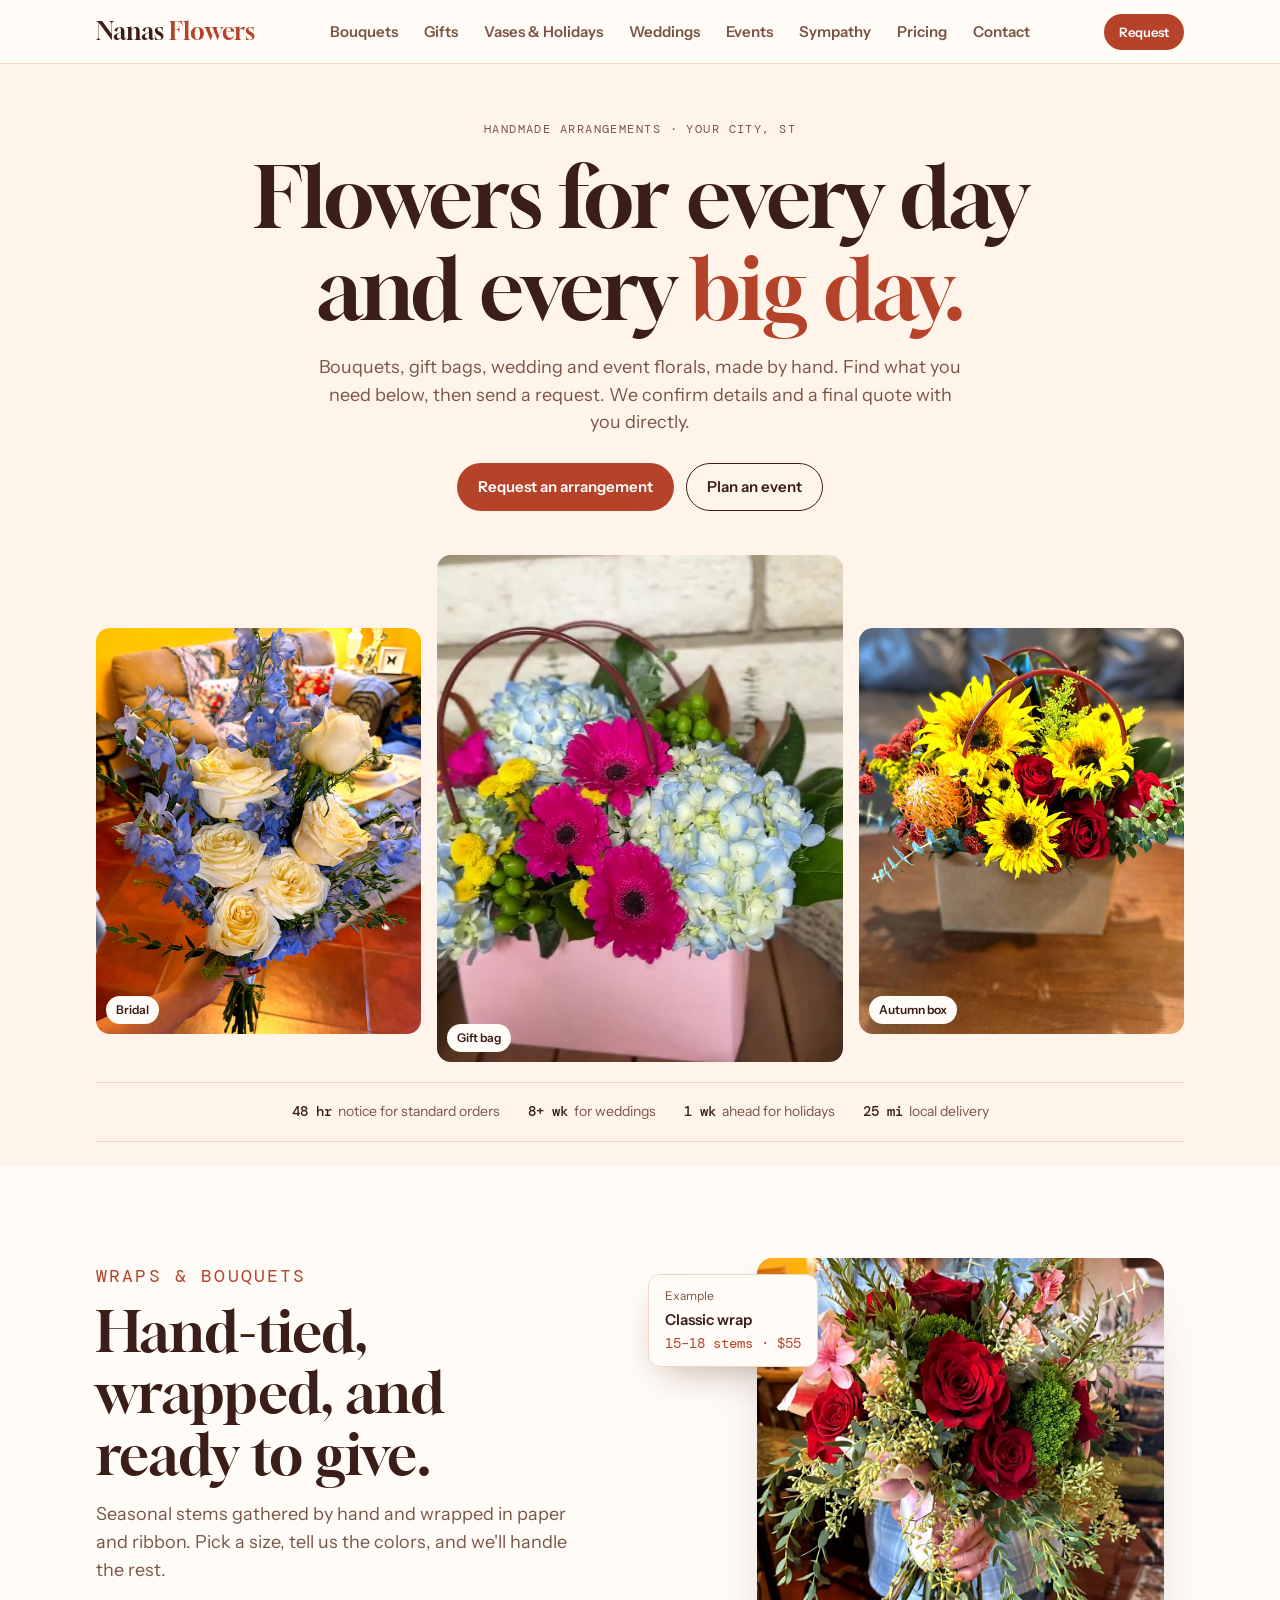
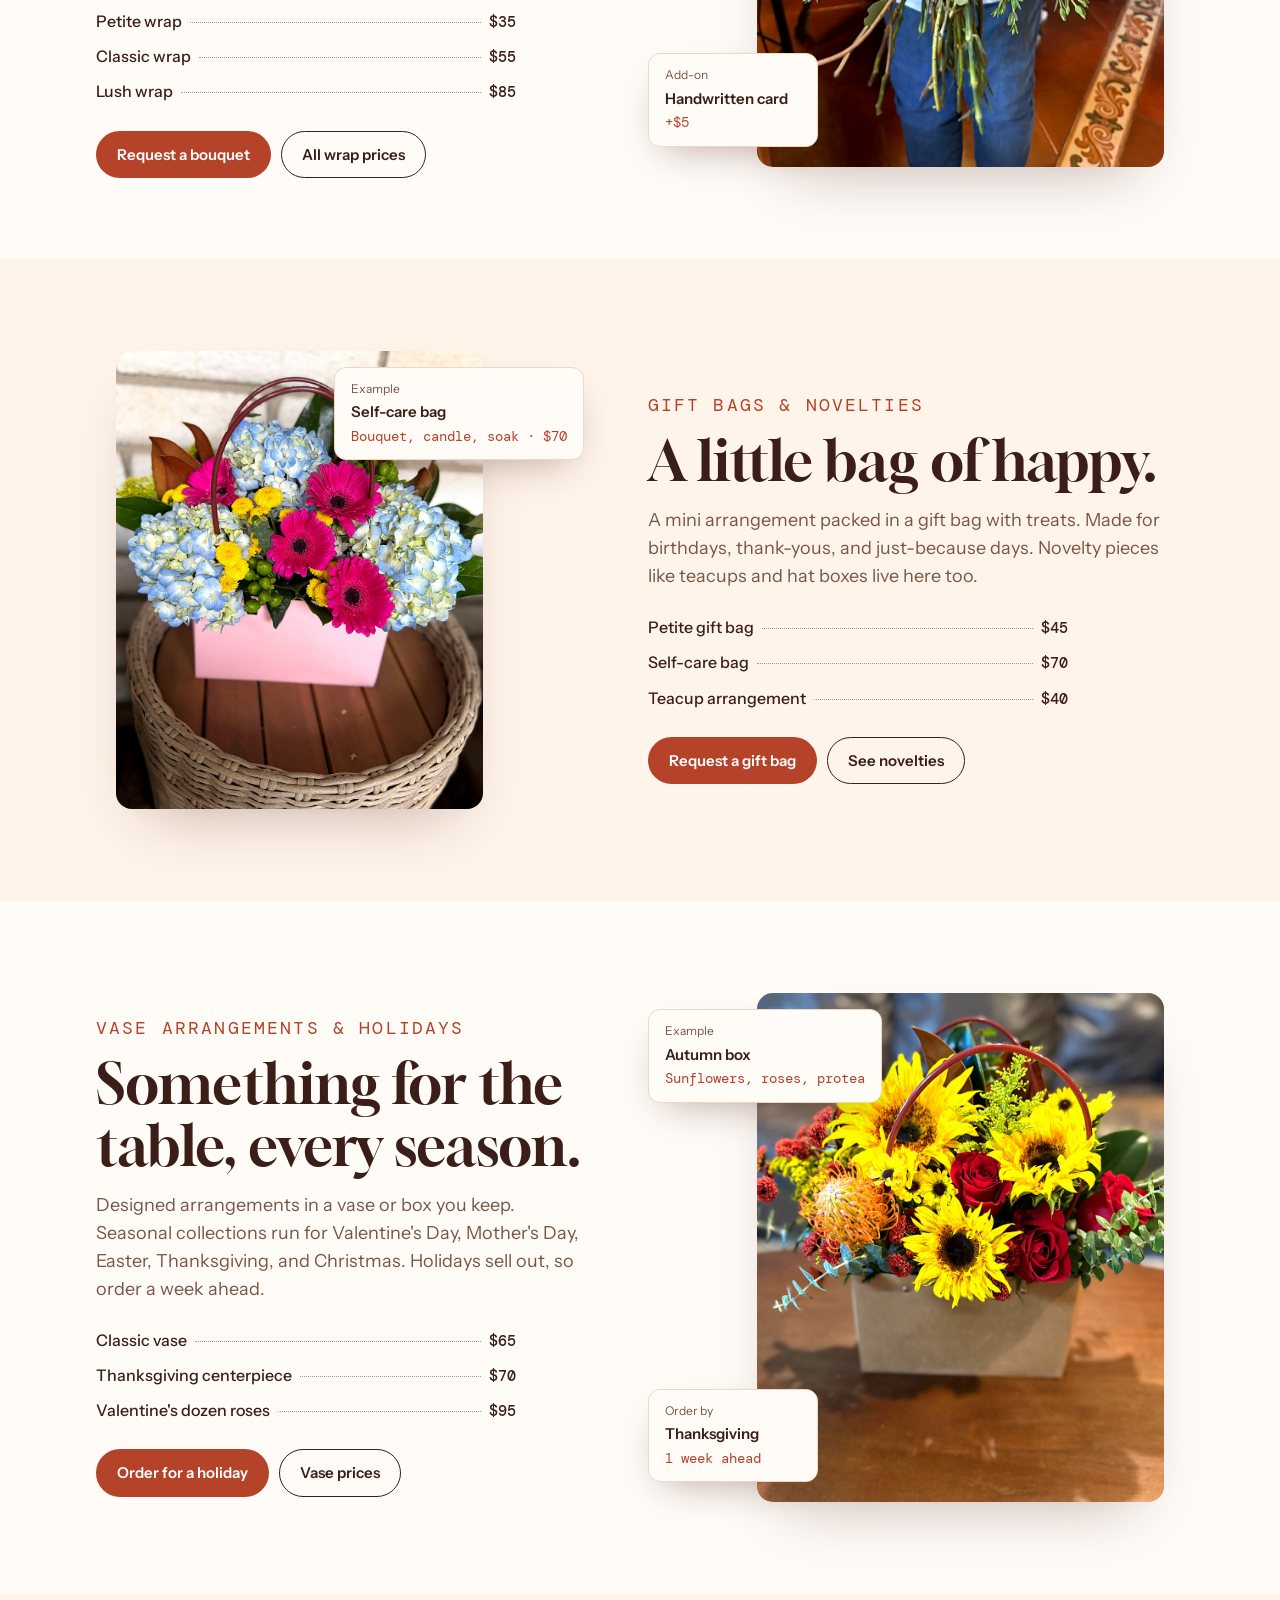
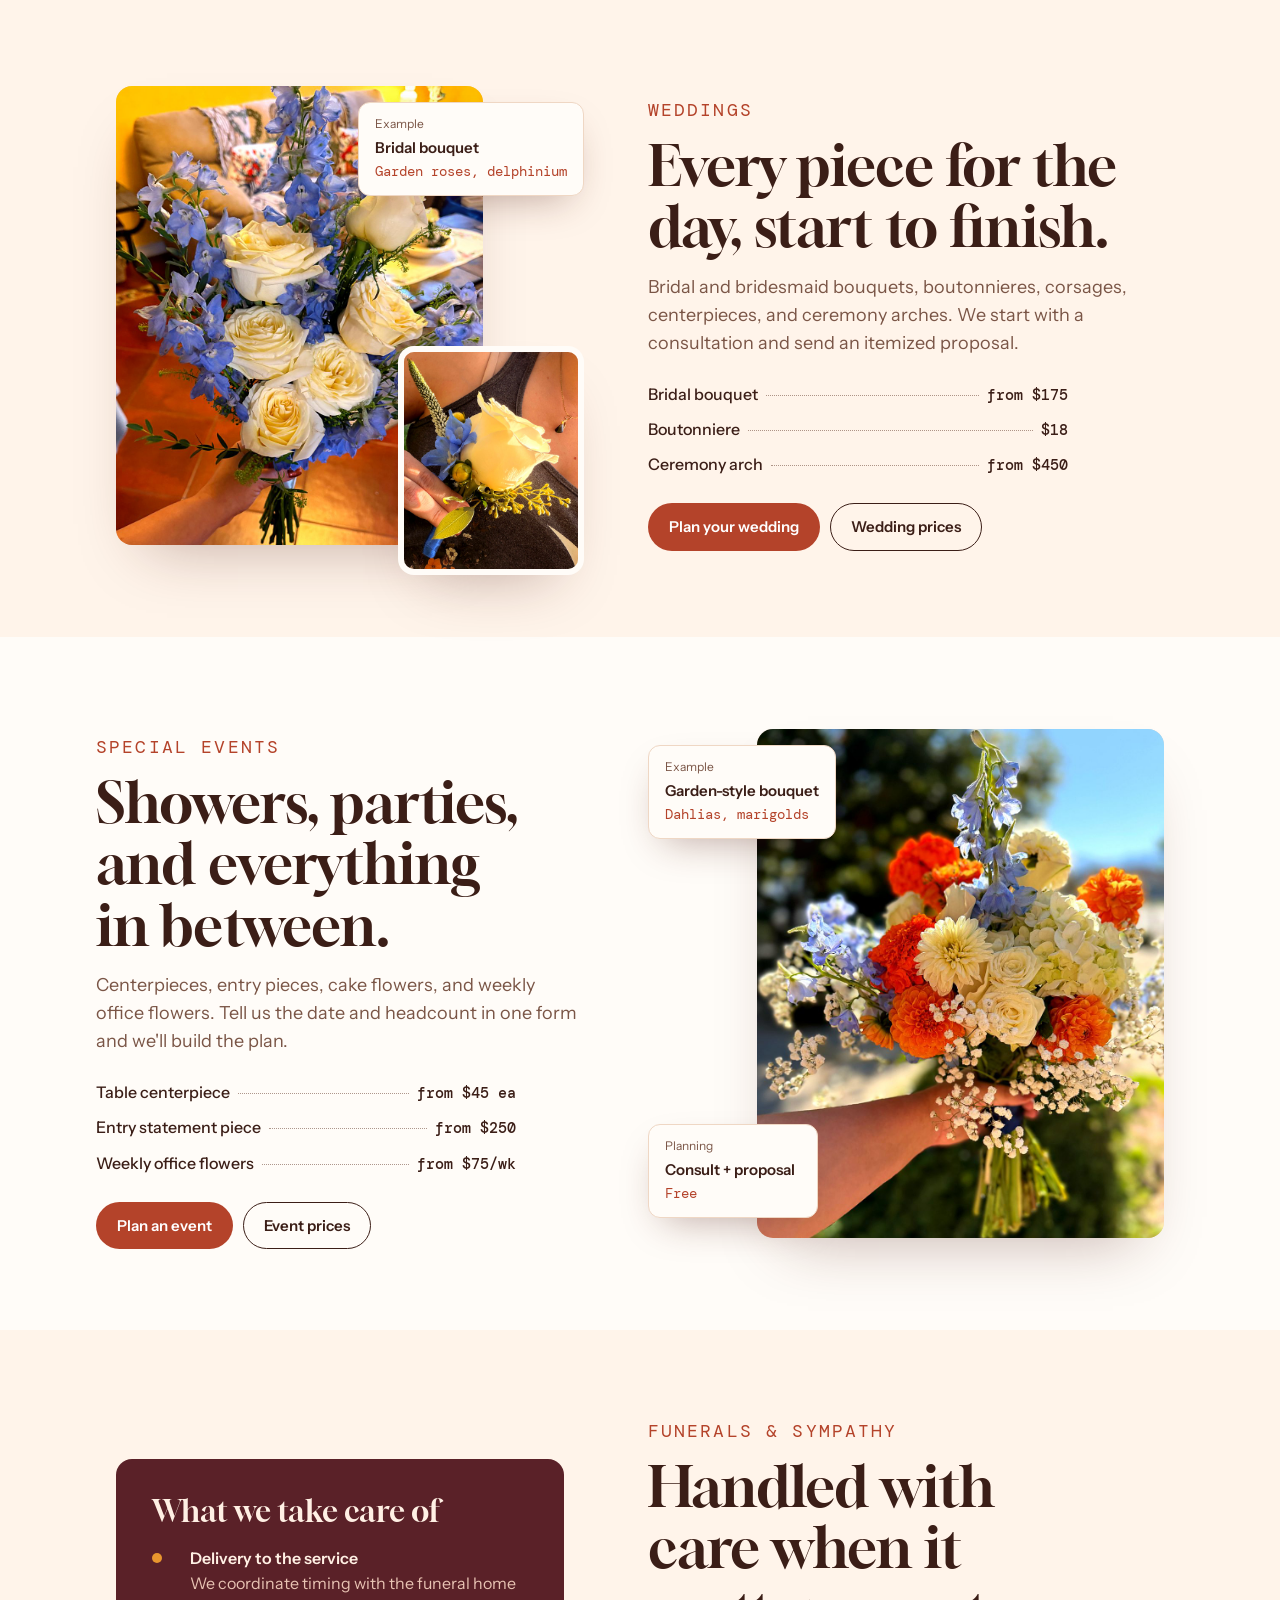
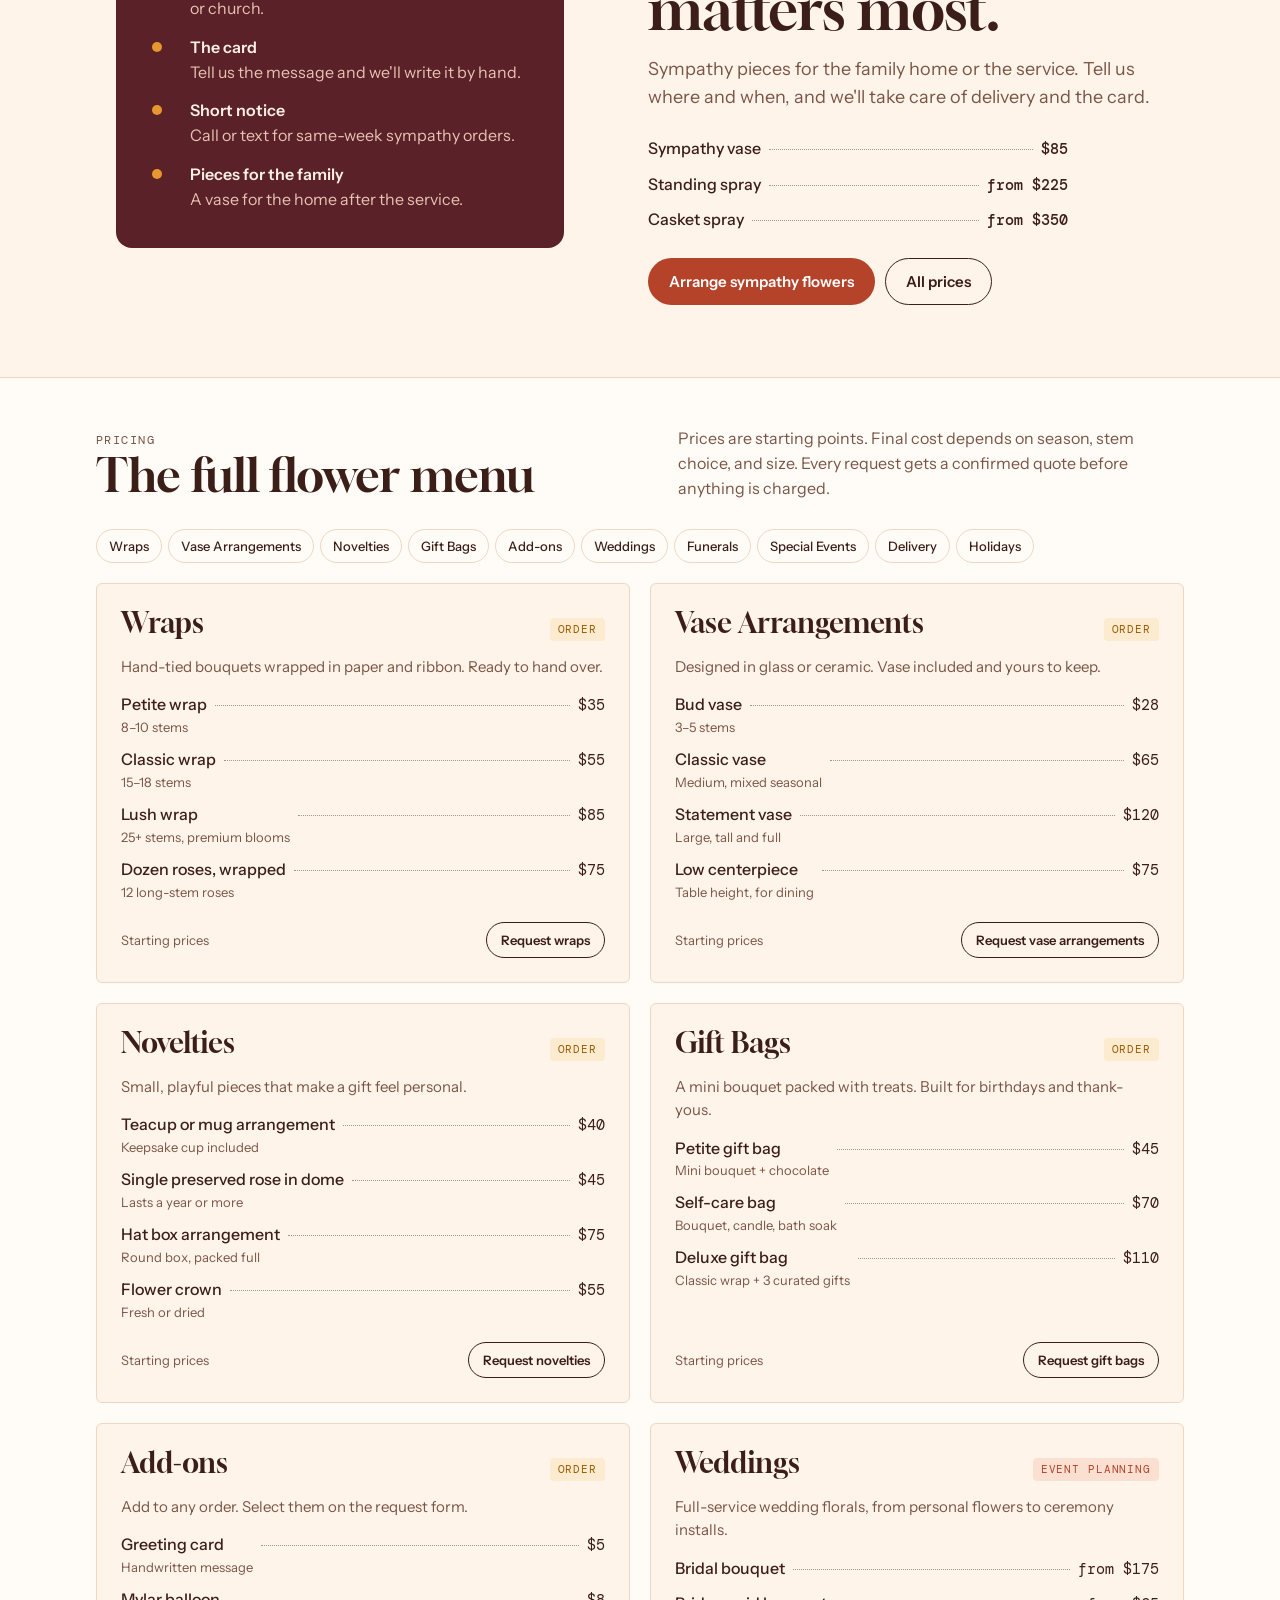
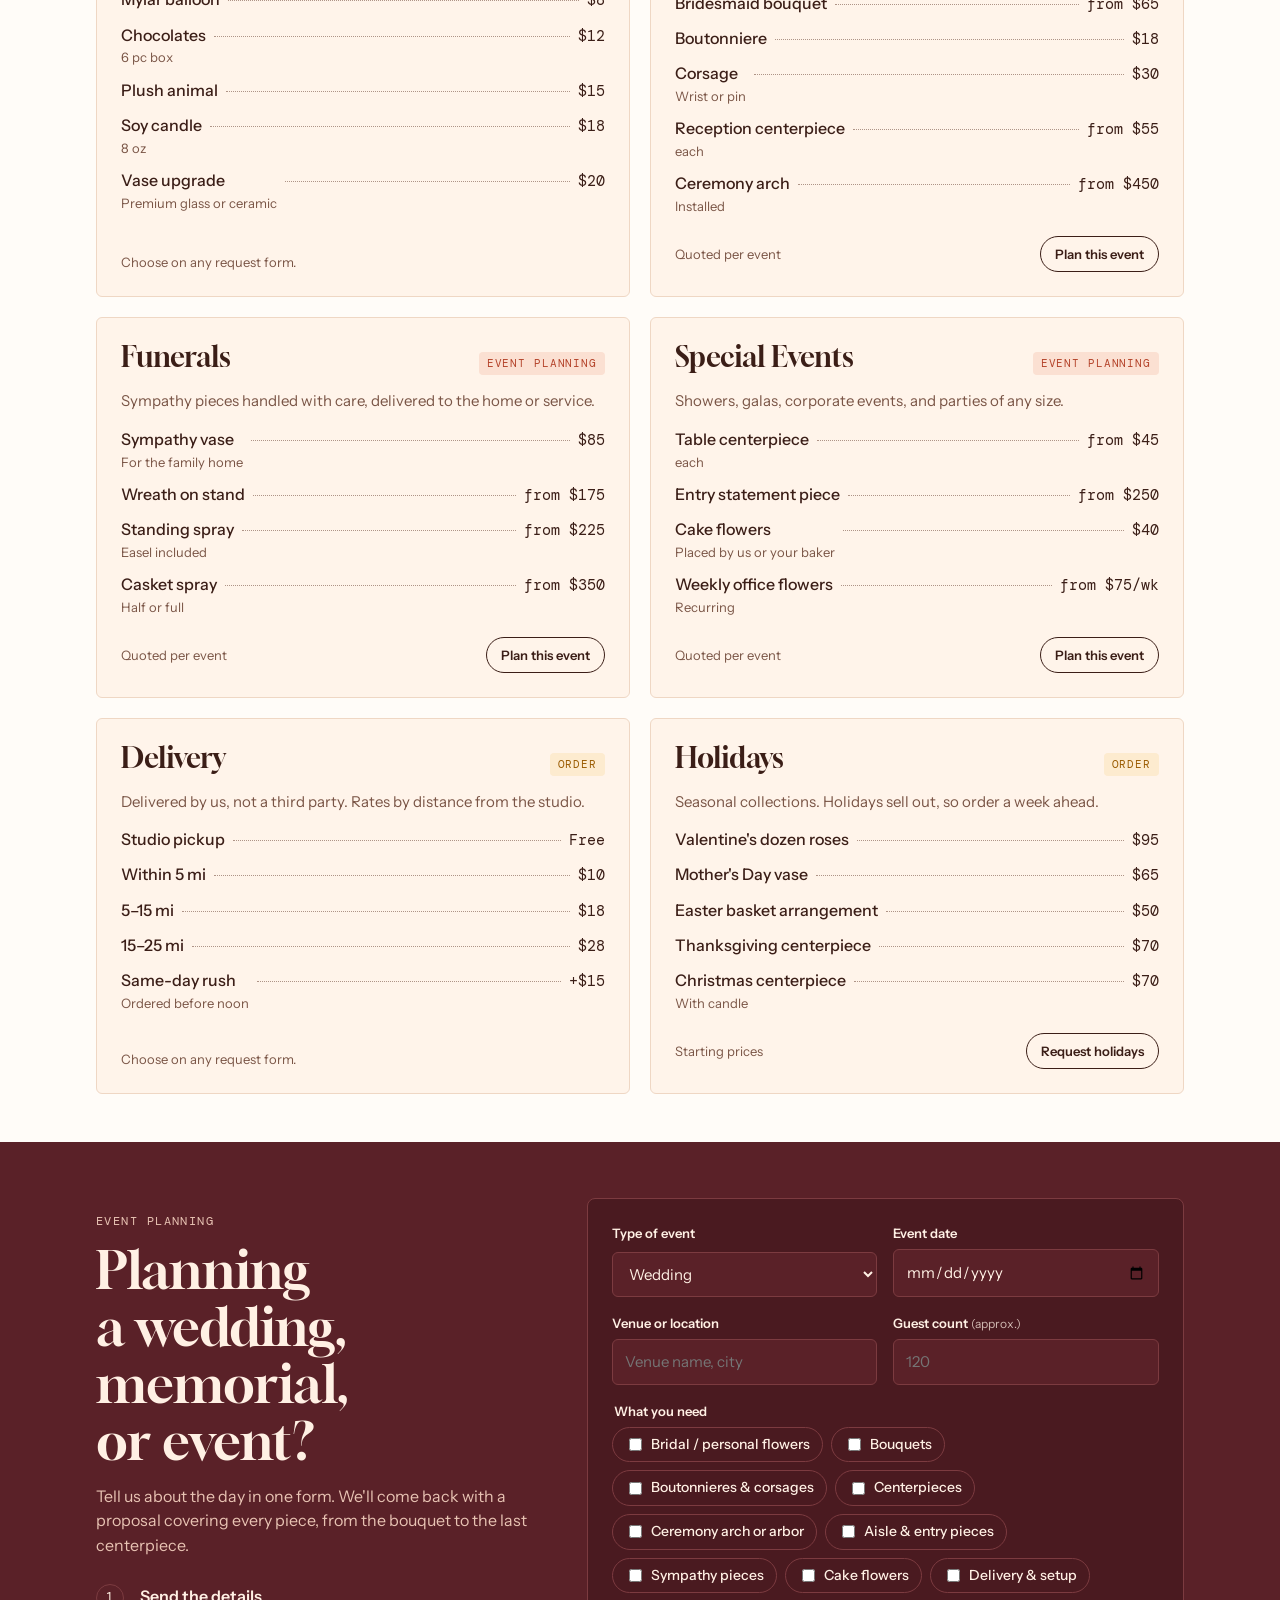
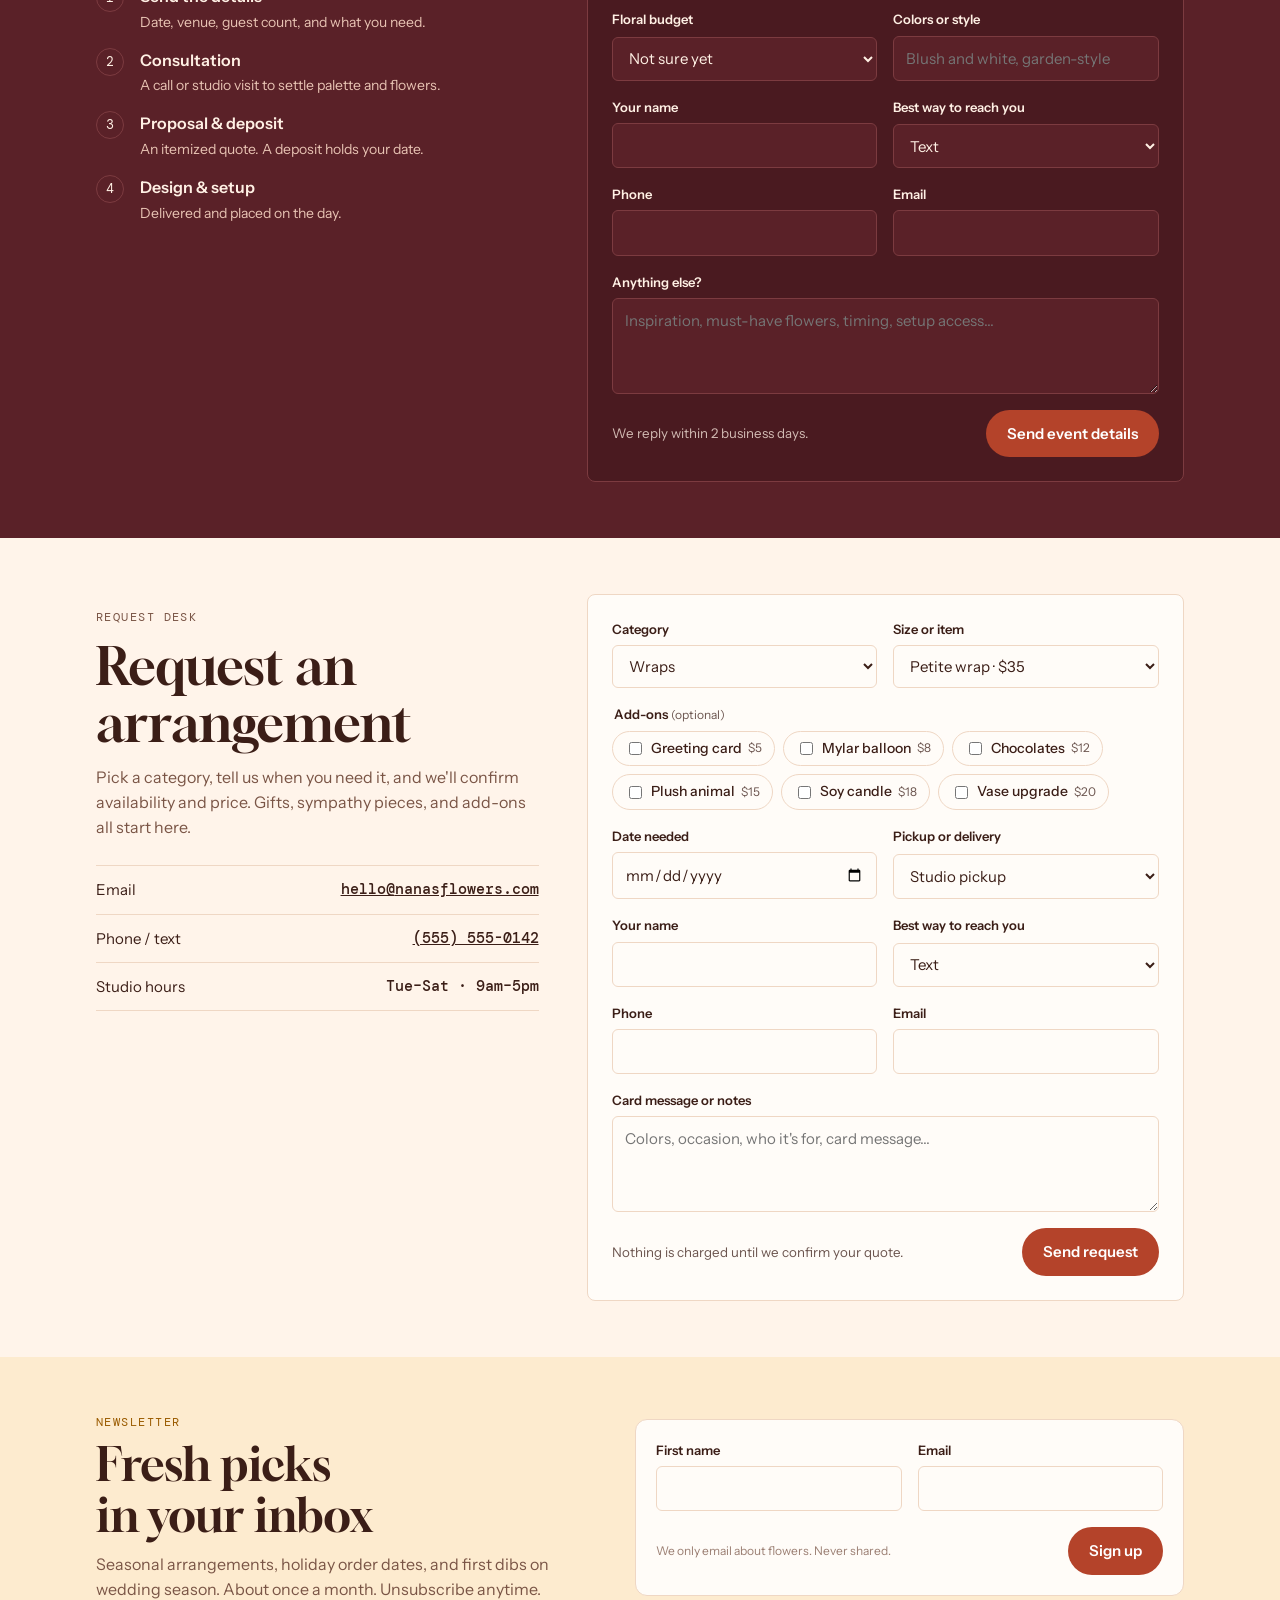
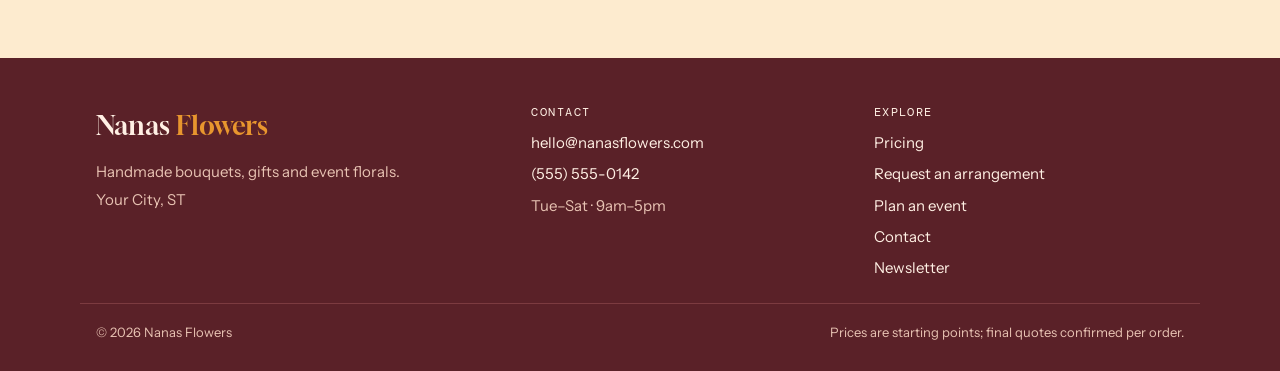
<file: index.html>
<!doctype html>
<html lang="en">
<head>
<meta charset="utf-8">
<meta name="viewport" content="width=device-width, initial-scale=1, viewport-fit=cover">
<title>Nanas Flowers</title>
<meta name="description" content="Nanas Flowers: handmade bouquets, gift bags, vase arrangements, and wedding, event and sympathy florals. See pricing and request an arrangement.">
<meta property="og:title" content="Nanas Flowers">
<meta property="og:description" content="Handmade bouquets, gifts, and event florals. See pricing and send a request.">
<meta property="og:image" content="garden-bouquet.jpg">
<meta name="theme-color" content="#FFF4EA">
<link rel="icon" href="data:image/svg+xml,%3Csvg xmlns='http://www.w3.org/2000/svg' viewBox='0 0 32 32'%3E%3Ccircle cx='16' cy='16' r='15' fill='%23B4432A'/%3E%3Ctext x='16' y='22' font-size='16' text-anchor='middle' fill='%23fff' font-family='Georgia'%3EN%3C/text%3E%3C/svg%3E">
<link rel="preconnect" href="https://fonts.googleapis.com">
<link rel="preconnect" href="https://fonts.gstatic.com" crossorigin>
<link rel="stylesheet" href="https://fonts.googleapis.com/css2?family=Gloock&family=Instrument+Sans:wght@400;500;600;700&family=DM+Mono:wght@400;500&display=swap">
<link rel="stylesheet" href="style.css">
</head>
<body>
<header class="top">
  <div class="wrap bar">
    <a class="brand" href="#top">Nanas <span>Flowers</span></a>
    <nav class="titles" id="titles" aria-label="Sections">
      <a href="#bouquets">Bouquets</a>
      <a href="#gifts">Gifts</a>
      <a href="#vases">Vases &amp; Holidays</a>
      <a href="#weddings">Weddings</a>
      <a href="#special">Events</a>
      <a href="#sympathy">Sympathy</a>
      <a href="#pricing">Pricing</a>
      <a href="contact.html">Contact</a>
    </nav>
    <div class="bar-actions">
      <a class="btn btn-primary btn-small" href="#request">Request</a>
    </div>
  </div>
</header>

<main id="site-view">
  <section class="hero" id="top">
    <div class="wrap">
      <p class="eyebrow">Handmade arrangements · <span data-site="city">Your City, ST</span></p>
      <h1>Flowers for every day and every <em>big day.</em></h1>
      <p class="lede">Bouquets, gift bags, wedding and event florals, made by hand. Find what you need below, then send a request. We confirm details and a final quote with you directly.</p>
      <div class="ctas">
        <a class="btn btn-primary" href="#request">Request an arrangement</a>
        <a class="btn btn-ghost" href="#plan">Plan an event</a>
      </div>
      <div class="showcase">
        <figure><img src="bridal-blue-white.jpg" alt="Bridal bouquet of white garden roses and blue delphinium" width="960" height="1200"><figcaption>Bridal</figcaption></figure>
        <figure><video src="hero-loop.mp4" poster="hero-poster.jpg" autoplay muted loop playsinline aria-label="Gift bag arrangement with blue hydrangea and pink gerbera daisies"></video><figcaption>Gift bag</figcaption></figure>
        <figure><img src="vase-sunflowers.jpg" alt="Autumn arrangement of sunflowers, red roses and protea" width="960" height="1200"><figcaption>Autumn box</figcaption></figure>
      </div>
      <div class="strip" aria-label="Ordering details">
        <div><b>48 hr</b>notice for standard orders</div>
        <div><b>8+ wk</b>for weddings</div>
        <div><b>1 wk</b>ahead for holidays</div>
        <div><b>25 mi</b>local delivery</div>
      </div>
    </div>
  </section>

  <section class="feature tint" id="bouquets">
    <div class="wrap">
      <div class="copy rv">
        <p class="eyebrow">Wraps &amp; bouquets</p>
        <h2>Hand-tied, wrapped, and ready to give.</h2>
        <p>Seasonal stems gathered by hand and wrapped in paper and ribbon. Pick a size, tell us the colors, and we'll handle the rest.</p>
        <ul class="mini">
          <li><span>Petite wrap</span><span class="dots"></span><span class="pr">$35</span></li>
          <li><span>Classic wrap</span><span class="dots"></span><span class="pr">$55</span></li>
          <li><span>Lush wrap</span><span class="dots"></span><span class="pr">$85</span></li>
        </ul>
        <div class="acts"><button class="btn btn-primary" type="button" data-req="Wraps">Request a bouquet</button><a class="btn btn-ghost" href="#cat-wraps">All wrap prices</a></div>
      </div>
      <div class="media">
        <div class="frame main rv"><img src="wrap-red-roses.jpg" alt="Hand-tied bouquet of red roses, blush carnations and seeded eucalyptus" loading="lazy" width="960" height="1200"></div>
        <div class="float tl rv"><small>Example</small><b>Classic wrap</b><span class="p">15–18 stems · $55</span></div>
        <div class="float bl rv d2"><small>Add-on</small><b>Handwritten card</b><span class="p">+$5</span></div>
      </div>
    </div>
  </section>

  <section class="feature flip" id="gifts">
    <div class="wrap">
      <div class="copy rv">
        <p class="eyebrow">Gift bags &amp; novelties</p>
        <h2>A little bag of happy.</h2>
        <p>A mini arrangement packed in a gift bag with treats. Made for birthdays, thank-yous, and just-because days. Novelty pieces like teacups and hat boxes live here too.</p>
        <ul class="mini">
          <li><span>Petite gift bag</span><span class="dots"></span><span class="pr">$45</span></li>
          <li><span>Self-care bag</span><span class="dots"></span><span class="pr">$70</span></li>
          <li><span>Teacup arrangement</span><span class="dots"></span><span class="pr">$40</span></li>
        </ul>
        <div class="acts"><button class="btn btn-primary" type="button" data-req="Gift Bags">Request a gift bag</button><a class="btn btn-ghost" href="#cat-novelties">See novelties</a></div>
      </div>
      <div class="media">
        <div class="frame main rv"><img src="gift-bag-pink.jpg" alt="Pink gift bag filled with blue hydrangea, pink gerbera daisies and yellow button mums" loading="lazy" width="960" height="1200"></div>
        <div class="float tr rv"><small>Example</small><b>Self-care bag</b><span class="p">Bouquet, candle, soak · $70</span></div>
      </div>
    </div>
  </section>

  <section class="feature tint" id="vases">
    <div class="wrap">
      <div class="copy rv">
        <p class="eyebrow">Vase arrangements &amp; holidays</p>
        <h2>Something for the table, every season.</h2>
        <p>Designed arrangements in a vase or box you keep. Seasonal collections run for Valentine's Day, Mother's Day, Easter, Thanksgiving, and Christmas. Holidays sell out, so order a week ahead.</p>
        <ul class="mini">
          <li><span>Classic vase</span><span class="dots"></span><span class="pr">$65</span></li>
          <li><span>Thanksgiving centerpiece</span><span class="dots"></span><span class="pr">$70</span></li>
          <li><span>Valentine's dozen roses</span><span class="dots"></span><span class="pr">$95</span></li>
        </ul>
        <div class="acts"><button class="btn btn-primary" type="button" data-req="Holidays">Order for a holiday</button><a class="btn btn-ghost" href="#cat-vase-arrangements">Vase prices</a></div>
      </div>
      <div class="media">
        <div class="frame main rv"><img src="vase-sunflowers.jpg" alt="Autumn arrangement of sunflowers, red roses and pincushion protea in a kraft box" loading="lazy" width="960" height="1200"></div>
        <div class="float tl rv"><small>Example</small><b>Autumn box</b><span class="p">Sunflowers, roses, protea</span></div>
        <div class="float bl rv d2"><small>Order by</small><b>Thanksgiving</b><span class="p">1 week ahead</span></div>
      </div>
    </div>
  </section>

  <section class="feature flip" id="weddings">
    <div class="wrap">
      <div class="copy rv">
        <p class="eyebrow">Weddings</p>
        <h2>Every piece for the day, start to finish.</h2>
        <p>Bridal and bridesmaid bouquets, boutonnieres, corsages, centerpieces, and ceremony arches. We start with a consultation and send an itemized proposal.</p>
        <ul class="mini">
          <li><span>Bridal bouquet</span><span class="dots"></span><span class="pr">from $175</span></li>
          <li><span>Boutonniere</span><span class="dots"></span><span class="pr">$18</span></li>
          <li><span>Ceremony arch</span><span class="dots"></span><span class="pr">from $450</span></li>
        </ul>
        <div class="acts"><button class="btn btn-primary" type="button" data-req="Weddings">Plan your wedding</button><a class="btn btn-ghost" href="#cat-weddings">Wedding prices</a></div>
      </div>
      <div class="media">
        <div class="frame main rv"><img src="bridal-blue-white.jpg" alt="Bridal bouquet of white garden roses and blue delphinium" loading="lazy" width="960" height="1200"></div>
        <div class="frame small rv"><img src="boutonniere.jpg" alt="Boutonniere of a white rose and blue delphinium wrapped in blue ribbon" loading="lazy" width="960" height="1200"></div>
        <div class="float tr rv"><small>Example</small><b>Bridal bouquet</b><span class="p">Garden roses, delphinium</span></div>
      </div>
    </div>
  </section>

  <section class="feature tint" id="special">
    <div class="wrap">
      <div class="copy rv">
        <p class="eyebrow">Special events</p>
        <h2>Showers, parties, and everything in between.</h2>
        <p>Centerpieces, entry pieces, cake flowers, and weekly office flowers. Tell us the date and headcount in one form and we'll build the plan.</p>
        <ul class="mini">
          <li><span>Table centerpiece</span><span class="dots"></span><span class="pr">from $45 ea</span></li>
          <li><span>Entry statement piece</span><span class="dots"></span><span class="pr">from $250</span></li>
          <li><span>Weekly office flowers</span><span class="dots"></span><span class="pr">from $75/wk</span></li>
        </ul>
        <div class="acts"><button class="btn btn-primary" type="button" data-req="Special Events">Plan an event</button><a class="btn btn-ghost" href="#cat-special-events">Event prices</a></div>
      </div>
      <div class="media">
        <div class="frame main rv"><img src="garden-bouquet.jpg" alt="Garden-style bouquet of orange dahlias, marigolds, white roses and baby's breath" loading="lazy" width="960" height="1200"></div>
        <div class="float tl rv"><small>Example</small><b>Garden-style bouquet</b><span class="p">Dahlias, marigolds</span></div>
        <div class="float bl rv d2"><small>Planning</small><b>Consult + proposal</b><span class="p">Free</span></div>
      </div>
    </div>
  </section>

  <section class="feature flip" id="sympathy">
    <div class="wrap">
      <div class="copy rv">
        <p class="eyebrow">Funerals &amp; sympathy</p>
        <h2>Handled with care when it matters most.</h2>
        <p>Sympathy pieces for the family home or the service. Tell us where and when, and we'll take care of delivery and the card.</p>
        <ul class="mini">
          <li><span>Sympathy vase</span><span class="dots"></span><span class="pr">$85</span></li>
          <li><span>Standing spray</span><span class="dots"></span><span class="pr">from $225</span></li>
          <li><span>Casket spray</span><span class="dots"></span><span class="pr">from $350</span></li>
        </ul>
        <div class="acts"><button class="btn btn-primary" type="button" data-req="Funerals">Arrange sympathy flowers</button><a class="btn btn-ghost" href="#cat-funerals">All prices</a></div>
      </div>
      <div class="media">
        <div class="care rv">
          <h3>What we take care of</h3>
          <ul>
            <li><span><b>Delivery to the service</b>We coordinate timing with the funeral home or church.</span></li>
            <li><span><b>The card</b>Tell us the message and we'll write it by hand.</span></li>
            <li><span><b>Short notice</b>Call or text for same-week sympathy orders.</span></li>
            <li><span><b>Pieces for the family</b>A vase for the home after the service.</span></li>
          </ul>
        </div>
      </div>
    </div>
  </section>

  <section class="menu" id="pricing">
    <div class="wrap">
      <div class="section-head">
        <div><p class="eyebrow">Pricing</p><h2>The full flower menu</h2></div>
        <p>Prices are starting points. Final cost depends on season, stem choice, and size. Every request gets a confirmed quote before anything is charged.</p>
      </div>
      <nav class="cat-bar" aria-label="Categories"><div class="wrap" id="cat-tabs" style="padding:0 0 20px"></div></nav>
      <div class="menu-grid" id="menu-grid"></div>
    </div>
  </section>

  <section class="events" id="plan">
    <div class="wrap">
      <div class="intro">
        <p class="eyebrow">Event planning</p>
        <h2>Planning a wedding, memorial, or event?</h2>
        <p>Tell us about the day in one form. We'll come back with a proposal covering every piece, from the bouquet to the last centerpiece.</p>
        <ol class="steps">
          <li><div><b>Send the details</b><span>Date, venue, guest count, and what you need.</span></div></li>
          <li><div><b>Consultation</b><span>A call or studio visit to settle palette and flowers.</span></div></li>
          <li><div><b>Proposal &amp; deposit</b><span>An itemized quote. A deposit holds your date.</span></div></li>
          <li><div><b>Design &amp; setup</b><span>Delivered and placed on the day.</span></div></li>
        </ol>
      </div>
      <div id="event-slot">
        <form class="event-form" id="event-form" novalidate>
          <div class="row">
            <div class="field"><label for="ev-type">Type of event</label>
              <select id="ev-type" required>
                <option value="Weddings">Wedding</option>
                <option value="Funerals">Funeral / memorial</option>
                <option value="Special Events">Special event (party, corporate, shower)</option>
                <option value="Holidays">Holiday event</option>
              </select></div>
            <div class="field"><label for="ev-date">Event date</label><input id="ev-date" type="date" required></div>
          </div>
          <div class="row">
            <div class="field"><label for="ev-venue">Venue or location</label><input id="ev-venue" placeholder="Venue name, city"></div>
            <div class="field"><label for="ev-guests">Guest count <span class="hint">(approx.)</span></label><input id="ev-guests" type="number" min="0" inputmode="numeric" placeholder="120"></div>
          </div>
          <fieldset class="field"><legend>What you need</legend>
            <div class="chips" id="ev-pieces"></div>
          </fieldset>
          <div class="row">
            <div class="field"><label for="ev-budget">Floral budget</label>
              <select id="ev-budget">
                <option value="">Not sure yet</option>
                <option>Under $500</option><option>$500–$1,500</option><option>$1,500–$3,000</option><option>$3,000–$6,000</option><option>$6,000+</option>
              </select></div>
            <div class="field"><label for="ev-palette">Colors or style</label><input id="ev-palette" placeholder="Blush and white, garden-style"></div>
          </div>
          <div class="row">
            <div class="field"><label for="ev-name">Your name</label><input id="ev-name" autocomplete="name" required></div>
            <div class="field"><label for="ev-pref">Best way to reach you</label>
              <select id="ev-pref"><option>Text</option><option>Call</option><option>Email</option></select></div>
          </div>
          <div class="row">
            <div class="field"><label for="ev-phone">Phone</label><input id="ev-phone" type="tel" autocomplete="tel"></div>
            <div class="field"><label for="ev-email">Email</label><input id="ev-email" type="email" autocomplete="email"></div>
          </div>
          <div class="field"><label for="ev-msg">Anything else?</label><textarea id="ev-msg" placeholder="Inspiration, must-have flowers, timing, setup access…"></textarea></div>
          <div class="form-foot"><small>We reply within 2 business days.</small><button class="btn btn-primary" type="submit">Send event details</button></div>
          <p class="err" id="ev-err" role="alert" hidden></p>
        </form>
      </div>
    </div>
  </section>

  <section class="request" id="request">
    <div class="wrap">
      <div class="intro">
        <p class="eyebrow">Request desk</p>
        <h2>Request an arrangement</h2>
        <p>Pick a category, tell us when you need it, and we'll confirm availability and price. Gifts, sympathy pieces, and add-ons all start here.</p>
        <div class="contact-card">
          <div><span>Email</span><b><a data-site="email" data-mailto href="contact.html">hello@nanasflowers.com</a></b></div>
          <div><span>Phone / text</span><b><a data-site="phone" data-tel href="contact.html">(555) 555-0142</a></b></div>
          <div><span>Studio hours</span><b data-site="hours">Tue–Sat · 9am–5pm</b></div>
        </div>
      </div>
      <div id="order-slot">
        <form class="order-form" id="order-form" novalidate>
          <div class="row">
            <div class="field"><label for="or-cat">Category</label><select id="or-cat" required></select></div>
            <div class="field"><label for="or-item">Size or item</label><select id="or-item"></select></div>
          </div>
          <fieldset class="field"><legend>Add-ons <span class="hint">(optional)</span></legend><div class="chips" id="or-addons"></div></fieldset>
          <div class="row">
            <div class="field"><label for="or-date">Date needed</label><input id="or-date" type="date" required></div>
            <div class="field"><label for="or-ful">Pickup or delivery</label>
              <select id="or-ful"><option value="Pickup">Studio pickup</option><option value="Delivery">Delivery</option></select></div>
          </div>
          <div class="field" id="or-addr-wrap" hidden><label for="or-addr">Delivery address</label><input id="or-addr" autocomplete="street-address" placeholder="Street, city, ZIP"></div>
          <div class="row">
            <div class="field"><label for="or-name">Your name</label><input id="or-name" autocomplete="name" required></div>
            <div class="field"><label for="or-pref">Best way to reach you</label>
              <select id="or-pref"><option>Text</option><option>Call</option><option>Email</option></select></div>
          </div>
          <div class="row">
            <div class="field"><label for="or-phone">Phone</label><input id="or-phone" type="tel" autocomplete="tel"></div>
            <div class="field"><label for="or-email">Email</label><input id="or-email" type="email" autocomplete="email"></div>
          </div>
          <div class="field"><label for="or-msg">Card message or notes</label><textarea id="or-msg" placeholder="Colors, occasion, who it's for, card message…"></textarea></div>
          <div class="form-foot"><small>Nothing is charged until we confirm your quote.</small><button class="btn btn-primary" type="submit">Send request</button></div>
          <p class="err" id="or-err" role="alert" hidden></p>
        </form>
      </div>
    </div>
  </section>

  <section class="news" id="newsletter">
    <div class="wrap">
      <div>
        <p class="eyebrow">Newsletter</p>
        <h2>Fresh picks in your inbox</h2>
        <p>Seasonal arrangements, holiday order dates, and first dibs on wedding season. About once a month. Unsubscribe anytime.</p>
      </div>
      <div>
        <form class="news-form" id="news-form" method="post" novalidate>
          <div class="row">
            <div class="field"><label for="nl-name">First name</label><input id="nl-name" name="fields[first_name]" autocomplete="given-name"></div>
            <div class="field"><label for="nl-email">Email</label><input id="nl-email" name="email_address" type="email" autocomplete="email" required></div>
          </div>
          <div class="form-foot"><small class="fine">We only email about flowers. Never shared.</small><button class="btn btn-primary" type="submit">Sign up</button></div>
          <p class="err" id="nl-err" role="alert" hidden></p>
        </form>
      </div>
    </div>
  </section>
</main>

<footer class="site-foot">
  <div class="wrap foot-cols">
    <div>
      <a class="brand" href="index.html">Nanas <span>Flowers</span></a>
      <p>Handmade bouquets, gifts and event florals.</p>
      <p data-site="city">Your City, ST</p>
    </div>
    <div>
      <h3>Contact</h3>
      <ul>
        <li><a data-site="email" data-mailto href="contact.html">hello@nanasflowers.com</a></li>
        <li><a data-site="phone" data-tel href="contact.html">(555) 555-0142</a></li>
        <li data-site="hours">Tue–Sat · 9am–5pm</li>
        <li><a data-site-href="instagram" href="#" hidden>Instagram</a></li>
        <li><a data-site-href="facebook" href="#" hidden>Facebook</a></li>
      </ul>
    </div>
    <div>
      <h3>Explore</h3>
      <ul>
        <li><a href="index.html#pricing">Pricing</a></li>
        <li><a href="index.html#request">Request an arrangement</a></li>
        <li><a href="index.html#plan">Plan an event</a></li>
        <li><a href="contact.html">Contact</a></li>
        <li><a href="#newsletter">Newsletter</a></li>
      </ul>
    </div>
  </div>
  <div class="wrap foot-base"><span>© <span data-year>2026</span> Nanas Flowers</span><span>Prices are starting points; final quotes confirmed per order.</span></div>
</footer>

<div class="toast" id="toast" role="status" hidden></div>
<script src="settings.js"></script>
<script src="main.js"></script>
</body>
</html>
</file>
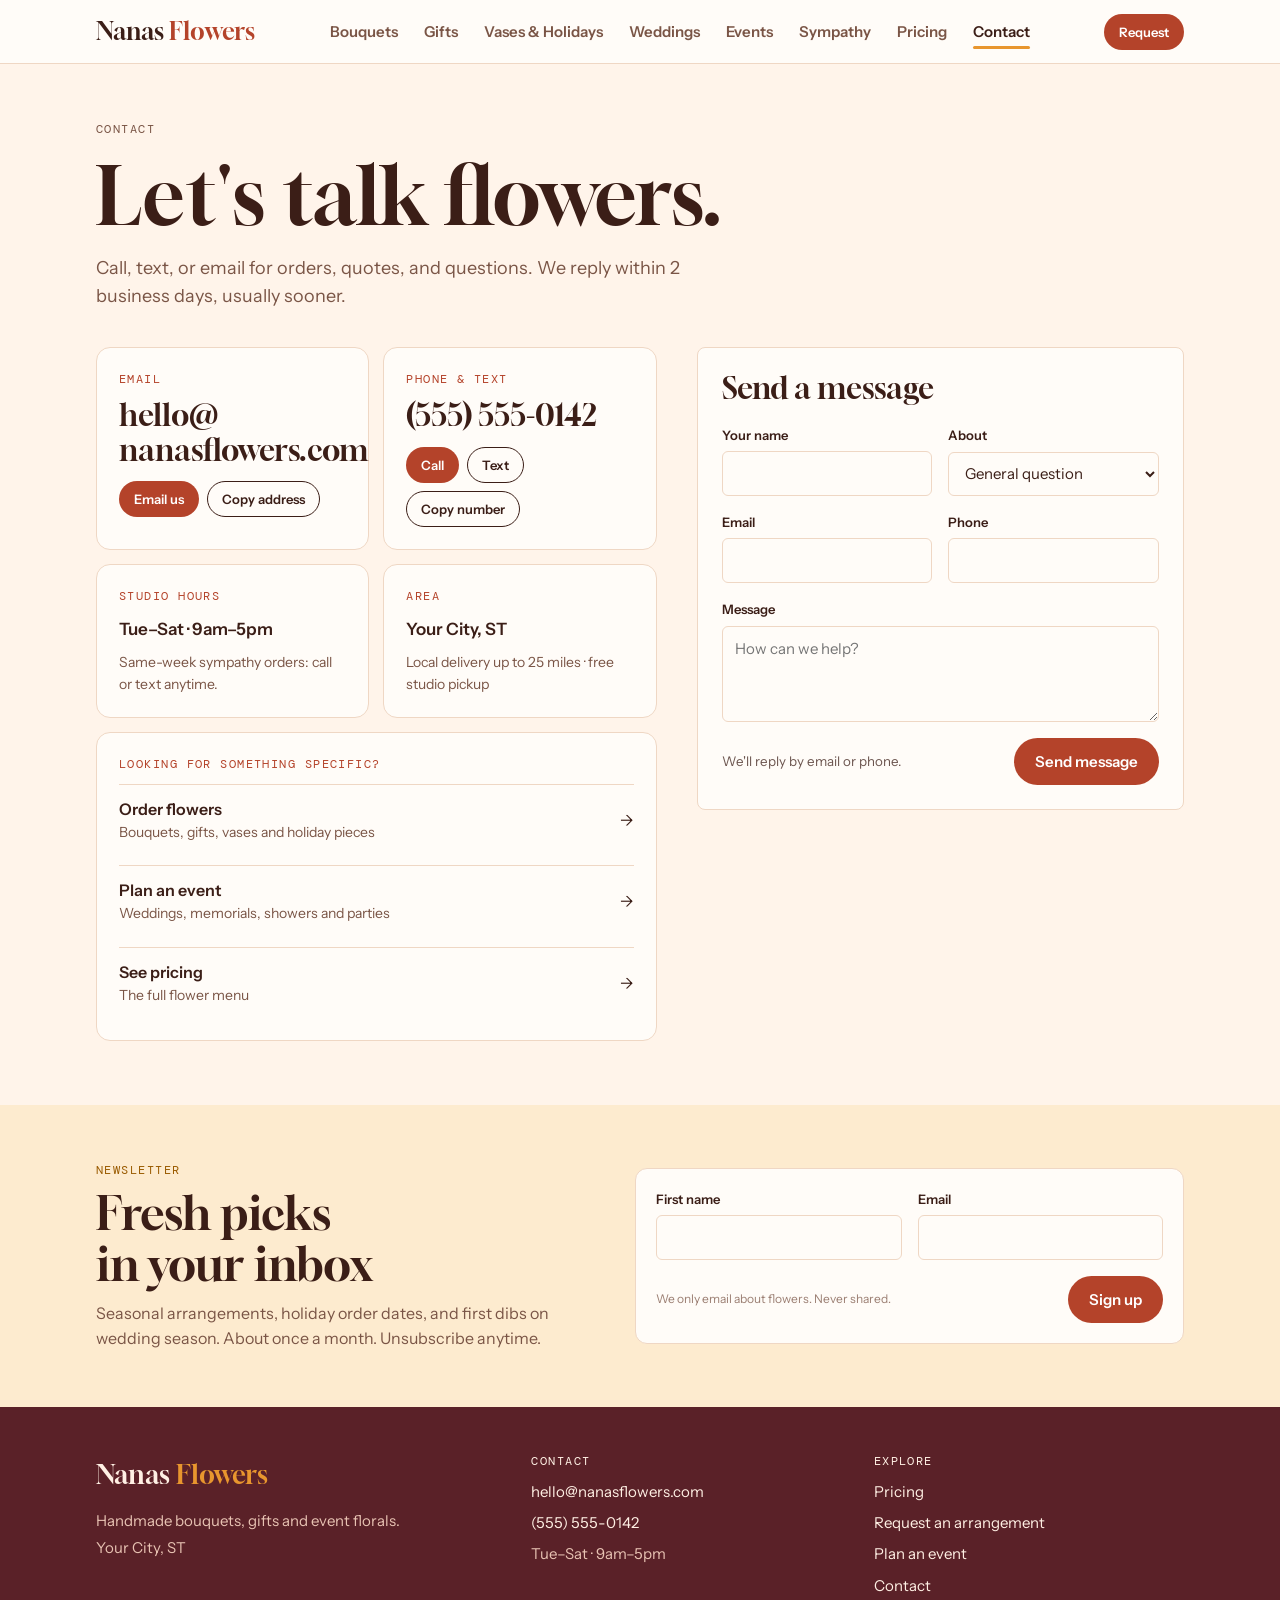
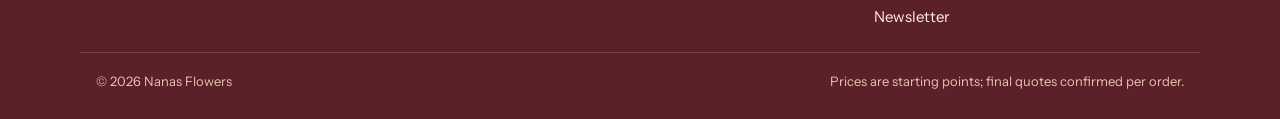
<file: contact.html>
<!doctype html>
<html lang="en">
<head>
<meta charset="utf-8">
<meta name="viewport" content="width=device-width, initial-scale=1, viewport-fit=cover">
<title>Contact · Nanas Flowers</title>
<meta name="description" content="Contact Nanas Flowers by phone, text or email, send a message, or sign up for the newsletter.">
<meta property="og:title" content="Nanas Flowers">
<meta property="og:description" content="Handmade bouquets, gifts, and event florals. See pricing and send a request.">
<meta property="og:image" content="garden-bouquet.jpg">
<meta name="theme-color" content="#FFF4EA">
<link rel="icon" href="data:image/svg+xml,%3Csvg xmlns='http://www.w3.org/2000/svg' viewBox='0 0 32 32'%3E%3Ccircle cx='16' cy='16' r='15' fill='%23B4432A'/%3E%3Ctext x='16' y='22' font-size='16' text-anchor='middle' fill='%23fff' font-family='Georgia'%3EN%3C/text%3E%3C/svg%3E">
<link rel="preconnect" href="https://fonts.googleapis.com">
<link rel="preconnect" href="https://fonts.gstatic.com" crossorigin>
<link rel="stylesheet" href="https://fonts.googleapis.com/css2?family=Gloock&family=Instrument+Sans:wght@400;500;600;700&family=DM+Mono:wght@400;500&display=swap">
<link rel="stylesheet" href="style.css">
</head>
<body>
<header class="top">
  <div class="wrap bar">
    <a class="brand" href="index.html">Nanas <span>Flowers</span></a>
    <nav class="titles" id="titles" aria-label="Sections">
      <a href="index.html#bouquets">Bouquets</a>
      <a href="index.html#gifts">Gifts</a>
      <a href="index.html#vases">Vases &amp; Holidays</a>
      <a href="index.html#weddings">Weddings</a>
      <a href="index.html#special">Events</a>
      <a href="index.html#sympathy">Sympathy</a>
      <a href="index.html#pricing">Pricing</a>
      <a href="contact.html" aria-current="page">Contact</a>
    </nav>
    <div class="bar-actions">
      <a class="btn btn-primary btn-small" href="index.html#request">Request</a>
    </div>
  </div>
</header>

<main>
  <section class="page-hero">
    <div class="wrap">
      <p class="eyebrow">Contact</p>
      <h1>Let's talk flowers.</h1>
      <p class="lede">Call, text, or email for orders, quotes, and questions. We reply within 2 business days, usually sooner.</p>
    </div>
  </section>

  <section class="contact-main">
    <div class="wrap contact-layout">
      <div class="contact-grid">
        <div class="ccard">
          <p class="eyebrow">Email</p>
          <p class="big" data-site="email">hello@<wbr>nanasflowers.com</p>
          <div class="acts">
            <a class="btn btn-primary btn-small" data-mailto href="#">Email us</a>
            <button class="btn btn-ghost btn-small" type="button" data-copy-site="email">Copy address</button>
          </div>
        </div>
        <div class="ccard">
          <p class="eyebrow">Phone &amp; text</p>
          <p class="big" data-site="phone">(555) 555-0142</p>
          <div class="acts">
            <a class="btn btn-primary btn-small" data-tel href="#">Call</a>
            <a class="btn btn-ghost btn-small" data-sms href="#">Text</a>
            <button class="btn btn-ghost btn-small" type="button" data-copy-site="phone">Copy number</button>
          </div>
        </div>
        <div class="ccard">
          <p class="eyebrow">Studio hours</p>
          <p class="mid" data-site="hours">Tue–Sat · 9am–5pm</p>
          <p class="muted">Same-week sympathy orders: call or text anytime.</p>
        </div>
        <div class="ccard">
          <p class="eyebrow">Area</p>
          <p class="mid" data-site="city">Your City, ST</p>
          <p class="muted" data-site="serviceArea">Local delivery up to 25 miles · free studio pickup</p>
        </div>
        <div class="ccard wide quick">
          <p class="eyebrow">Looking for something specific?</p>
          <a href="index.html#request"><span><b>Order flowers</b>Bouquets, gifts, vases and holiday pieces</span><span aria-hidden="true">→</span></a>
          <a href="index.html#plan"><span><b>Plan an event</b>Weddings, memorials, showers and parties</span><span aria-hidden="true">→</span></a>
          <a href="index.html#pricing"><span><b>See pricing</b>The full flower menu</span><span aria-hidden="true">→</span></a>
        </div>
      </div>

      <div id="msg-slot">
        <form class="order-form" id="msg-form" novalidate>
          <h2 class="form-title">Send a message</h2>
          <div class="row">
            <div class="field"><label for="mg-name">Your name</label><input id="mg-name" autocomplete="name" required></div>
            <div class="field"><label for="mg-topic">About</label>
              <select id="mg-topic"><option>General question</option><option>An order</option><option>An event</option><option>Something else</option></select></div>
          </div>
          <div class="row">
            <div class="field"><label for="mg-email">Email</label><input id="mg-email" type="email" autocomplete="email"></div>
            <div class="field"><label for="mg-phone">Phone</label><input id="mg-phone" type="tel" autocomplete="tel"></div>
          </div>
          <div class="field"><label for="mg-msg">Message</label><textarea id="mg-msg" required placeholder="How can we help?"></textarea></div>
          <div class="form-foot"><small>We'll reply by email or phone.</small><button class="btn btn-primary" type="submit">Send message</button></div>
          <p class="err" id="mg-err" role="alert" hidden></p>
        </form>
      </div>
    </div>
  </section>

  <section class="news" id="newsletter">
    <div class="wrap">
      <div>
        <p class="eyebrow">Newsletter</p>
        <h2>Fresh picks in your inbox</h2>
        <p>Seasonal arrangements, holiday order dates, and first dibs on wedding season. About once a month. Unsubscribe anytime.</p>
      </div>
      <div>
        <form class="news-form" id="news-form" method="post" novalidate>
          <div class="row">
            <div class="field"><label for="nl-name">First name</label><input id="nl-name" name="fields[first_name]" autocomplete="given-name"></div>
            <div class="field"><label for="nl-email">Email</label><input id="nl-email" name="email_address" type="email" autocomplete="email" required></div>
          </div>
          <div class="form-foot"><small class="fine">We only email about flowers. Never shared.</small><button class="btn btn-primary" type="submit">Sign up</button></div>
          <p class="err" id="nl-err" role="alert" hidden></p>
        </form>
      </div>
    </div>
  </section>
</main>

<footer class="site-foot">
  <div class="wrap foot-cols">
    <div>
      <a class="brand" href="index.html">Nanas <span>Flowers</span></a>
      <p>Handmade bouquets, gifts and event florals.</p>
      <p data-site="city">Your City, ST</p>
    </div>
    <div>
      <h3>Contact</h3>
      <ul>
        <li><a data-site="email" data-mailto href="contact.html">hello@nanasflowers.com</a></li>
        <li><a data-site="phone" data-tel href="contact.html">(555) 555-0142</a></li>
        <li data-site="hours">Tue–Sat · 9am–5pm</li>
        <li><a data-site-href="instagram" href="#" hidden>Instagram</a></li>
        <li><a data-site-href="facebook" href="#" hidden>Facebook</a></li>
      </ul>
    </div>
    <div>
      <h3>Explore</h3>
      <ul>
        <li><a href="index.html#pricing">Pricing</a></li>
        <li><a href="index.html#request">Request an arrangement</a></li>
        <li><a href="index.html#plan">Plan an event</a></li>
        <li><a href="contact.html">Contact</a></li>
        <li><a href="#newsletter">Newsletter</a></li>
      </ul>
    </div>
  </div>
  <div class="wrap foot-base"><span>© <span data-year>2026</span> Nanas Flowers</span><span>Prices are starting points; final quotes confirmed per order.</span></div>
</footer>

<div class="toast" id="toast" role="status" hidden></div>
<script src="settings.js"></script>
<script src="main.js"></script>
</body>
</html>
</file>
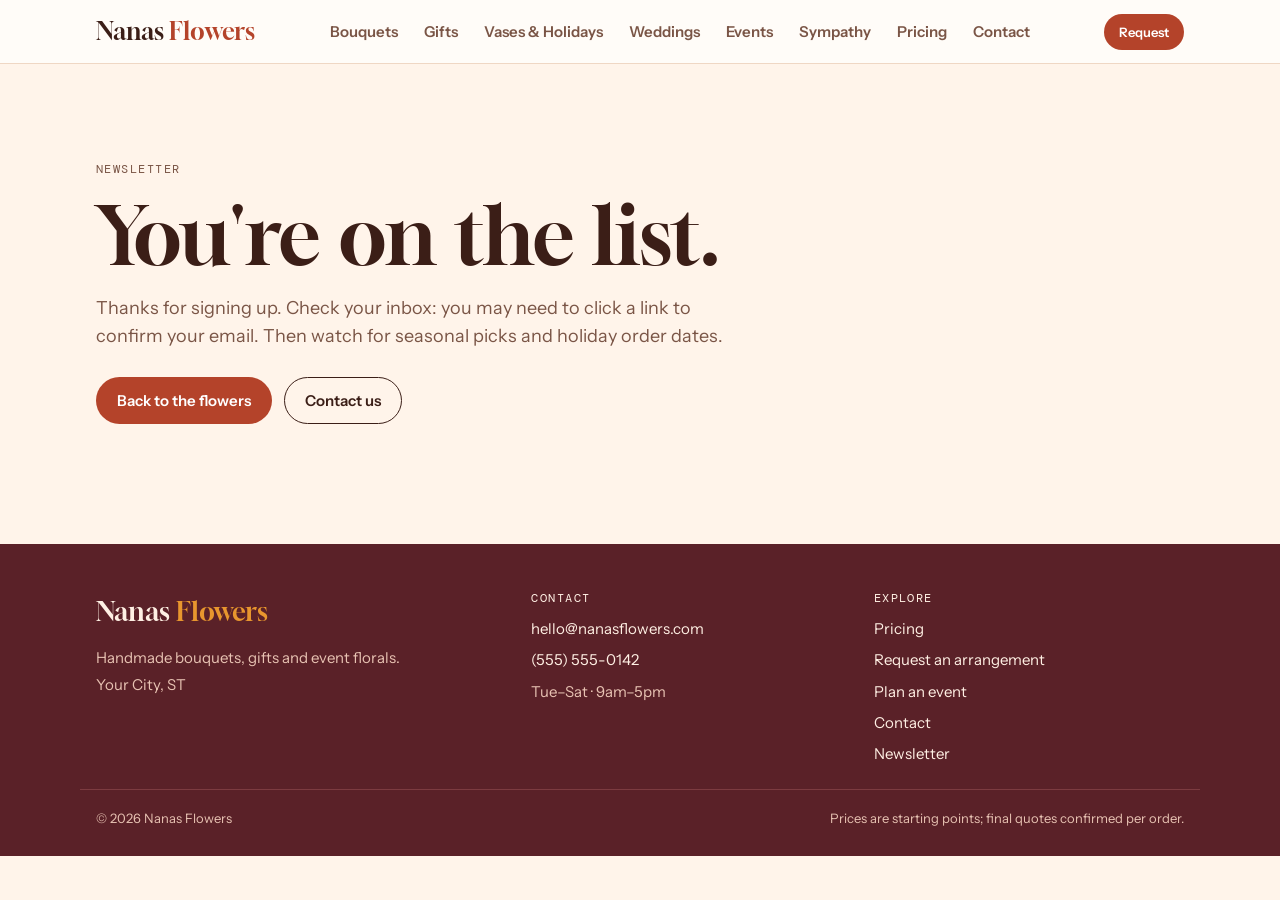
<file: thanks.html>
<!doctype html>
<html lang="en">
<head>
<meta charset="utf-8">
<meta name="viewport" content="width=device-width, initial-scale=1, viewport-fit=cover">
<title>Thank you · Nanas Flowers</title>
<meta name="description" content="Thanks for joining the Nanas Flowers newsletter.">
<meta property="og:title" content="Nanas Flowers">
<meta property="og:description" content="Handmade bouquets, gifts, and event florals. See pricing and send a request.">
<meta property="og:image" content="garden-bouquet.jpg">
<meta name="theme-color" content="#FFF4EA">
<link rel="icon" href="data:image/svg+xml,%3Csvg xmlns='http://www.w3.org/2000/svg' viewBox='0 0 32 32'%3E%3Ccircle cx='16' cy='16' r='15' fill='%23B4432A'/%3E%3Ctext x='16' y='22' font-size='16' text-anchor='middle' fill='%23fff' font-family='Georgia'%3EN%3C/text%3E%3C/svg%3E">
<link rel="preconnect" href="https://fonts.googleapis.com">
<link rel="preconnect" href="https://fonts.gstatic.com" crossorigin>
<link rel="stylesheet" href="https://fonts.googleapis.com/css2?family=Gloock&family=Instrument+Sans:wght@400;500;600;700&family=DM+Mono:wght@400;500&display=swap">
<link rel="stylesheet" href="style.css">
</head>
<body>
<header class="top">
  <div class="wrap bar">
    <a class="brand" href="index.html">Nanas <span>Flowers</span></a>
    <nav class="titles" id="titles" aria-label="Sections">
      <a href="index.html#bouquets">Bouquets</a>
      <a href="index.html#gifts">Gifts</a>
      <a href="index.html#vases">Vases &amp; Holidays</a>
      <a href="index.html#weddings">Weddings</a>
      <a href="index.html#special">Events</a>
      <a href="index.html#sympathy">Sympathy</a>
      <a href="index.html#pricing">Pricing</a>
      <a href="contact.html">Contact</a>
    </nav>
    <div class="bar-actions">
      <a class="btn btn-primary btn-small" href="index.html#request">Request</a>
    </div>
  </div>
</header>

<main>
  <section class="page-hero thanks">
    <div class="wrap">
      <p class="eyebrow">Newsletter</p>
      <h1>You're on the list.</h1>
      <p class="lede">Thanks for signing up. Check your inbox: you may need to click a link to confirm your email. Then watch for seasonal picks and holiday order dates.</p>
      <div class="ctas"><a class="btn btn-primary" href="index.html">Back to the flowers</a><a class="btn btn-ghost" href="contact.html">Contact us</a></div>
    </div>
  </section>
</main>

<footer class="site-foot">
  <div class="wrap foot-cols">
    <div>
      <a class="brand" href="index.html">Nanas <span>Flowers</span></a>
      <p>Handmade bouquets, gifts and event florals.</p>
      <p data-site="city">Your City, ST</p>
    </div>
    <div>
      <h3>Contact</h3>
      <ul>
        <li><a data-site="email" data-mailto href="contact.html">hello@nanasflowers.com</a></li>
        <li><a data-site="phone" data-tel href="contact.html">(555) 555-0142</a></li>
        <li data-site="hours">Tue–Sat · 9am–5pm</li>
        <li><a data-site-href="instagram" href="#" hidden>Instagram</a></li>
        <li><a data-site-href="facebook" href="#" hidden>Facebook</a></li>
      </ul>
    </div>
    <div>
      <h3>Explore</h3>
      <ul>
        <li><a href="index.html#pricing">Pricing</a></li>
        <li><a href="index.html#request">Request an arrangement</a></li>
        <li><a href="index.html#plan">Plan an event</a></li>
        <li><a href="contact.html">Contact</a></li>
        <li><a href="#newsletter">Newsletter</a></li>
      </ul>
    </div>
  </div>
  <div class="wrap foot-base"><span>© <span data-year>2026</span> Nanas Flowers</span><span>Prices are starting points; final quotes confirmed per order.</span></div>
</footer>

<div class="toast" id="toast" role="status" hidden></div>
<script src="settings.js"></script>
<script src="main.js"></script>
</body>
</html>
</file>
<file: style.css>
/* base reset */
*,*::before,*::after{box-sizing:border-box}
html{color-scheme:light;-webkit-text-size-adjust:100%}
:root{padding-top:env(safe-area-inset-top,0px);padding-bottom:env(safe-area-inset-bottom,0px)}
body{margin:0;font-size:14px}
img,video{max-width:100%}
[hidden]{display:none!important}
/* Layout: sticky title bar of section names (scroll-highlighted) over a stack of alternating feature sections, each bringing up photo examples with floating price cards; then full pricing, event intake, request desk, private inbox at #inbox */
:root{
  --bg:#FFF4EA; --paper:#FFFCF8; --ink:#3B1E17; --muted:#7A5546; --line:#EFD7C4;
  --sage:#5A2128; --sage-ink:#FFF0E4; --sage-muted:#E8C3B3; --sage-field:#4A1A20; --sage-line:#7C3B40;
  --bloom:#B4432A; --bloom-ink:#FFFFFF; --bloom-soft:#FBE0D2;
  --sun:#E8962E; --sun-soft:#FDEBCF; --blush:#F6D3CB;
  --ok:#3E7A3A; --ok-soft:#E1EFD8; --warn:#9A5B00; --warn-soft:#FCE6C2; --crit:#B3261E; --crit-soft:#F9DCD9; --info:#5B4CA0; --info-soft:#E7E2F6;
  --display:"Gloock", "Iowan Old Style", Georgia, serif;
  --body:"Instrument Sans", system-ui, -apple-system, "Segoe UI", sans-serif;
  --mono:"DM Mono", ui-monospace, "SFMono-Regular", Menlo, monospace;
}
@media (prefers-color-scheme: dark){:root:not([data-theme="light"]){
  --bg:#1D1311; --paper:#271A16; --ink:#F8E9DE; --muted:#C4A496; --line:#40302A;
  --sage:#33171A; --sage-ink:#FBEBDF; --sage-muted:#D6AE9F; --sage-field:#271114; --sage-line:#5A2E31;
  --bloom:#F08A60; --bloom-ink:#2A0F06; --bloom-soft:#3F2219;
  --sun:#F2AE52; --sun-soft:#3A2A14; --blush:#3D2420;
  --ok:#8FCB84; --ok-soft:#1F3320; --warn:#EAB45C; --warn-soft:#3A2B14; --crit:#F08A80; --crit-soft:#3D1D1A; --info:#B5A8EE; --info-soft:#29233F;
  color-scheme:dark}}
:root[data-theme="dark"]{
  --bg:#1D1311; --paper:#271A16; --ink:#F8E9DE; --muted:#C4A496; --line:#40302A;
  --sage:#33171A; --sage-ink:#FBEBDF; --sage-muted:#D6AE9F; --sage-field:#271114; --sage-line:#5A2E31;
  --bloom:#F08A60; --bloom-ink:#2A0F06; --bloom-soft:#3F2219;
  --sun:#F2AE52; --sun-soft:#3A2A14; --blush:#3D2420;
  --ok:#8FCB84; --ok-soft:#1F3320; --warn:#EAB45C; --warn-soft:#3A2B14; --crit:#F08A80; --crit-soft:#3D1D1A; --info:#B5A8EE; --info-soft:#29233F;
  color-scheme:dark}
*{box-sizing:border-box}
body{background:var(--bg);color:var(--ink);font-family:var(--body);font-size:16px;line-height:1.55}
body::before{content:"";position:fixed;inset:0 0 auto;height:env(safe-area-inset-top,0px);z-index:10;background:var(--paper)}
.wrap{max-width:1120px;margin:0 auto;padding-left:max(16px,env(safe-area-inset-left,0px));padding-right:max(16px,env(safe-area-inset-right,0px))}
h1,h2,h3{font-family:var(--display);font-weight:400;line-height:1.1;text-wrap:balance;margin:0}
p{margin:0}
a{color:inherit}
.eyebrow{font-family:var(--mono);font-size:12px;letter-spacing:.12em;text-transform:uppercase;color:var(--muted)}
:focus-visible{outline:2px solid var(--bloom);outline-offset:2px}
button{font:inherit;cursor:pointer}

/* header */
header.top{position:sticky;top:env(safe-area-inset-top,0px);z-index:9;background:var(--paper);border-bottom:1px solid var(--line)}
header.top .wrap{display:flex;align-items:center;gap:16px;padding-block:12px;flex-wrap:wrap}
.brand{font-family:var(--display);font-size:22px;text-decoration:none;margin-right:auto}
.brand span{color:var(--bloom)}
nav.links{display:flex;gap:4px;flex-wrap:wrap}
nav.links a{text-decoration:none;padding:6px 10px;border-radius:999px;font-size:14px;font-weight:500}
nav.links a:hover{background:var(--bg)}
nav.links a.inbox-link{border:1px solid var(--line)}
.count{font-family:var(--mono);font-size:11px;background:var(--bloom);color:var(--bloom-ink);border-radius:999px;padding:1px 6px;margin-left:4px}

/* buttons */
.btn{display:inline-flex;align-items:center;gap:8px;border-radius:999px;padding:11px 20px;font-weight:600;font-size:15px;text-decoration:none;border:1px solid transparent}
.btn-primary{background:var(--bloom);color:var(--bloom-ink)}
.btn-primary:hover{filter:brightness(1.06)}
.btn-ghost{border-color:currentColor;background:transparent;color:inherit}
.btn-small{padding:7px 14px;font-size:13px}

/* hero */
.hero .wrap{display:grid;grid-template-columns:1.3fr 1fr;gap:40px;padding-block:56px 40px;align-items:end}
.hero h1{font-size:clamp(40px,6.4vw,76px);letter-spacing:-.01em}
.hero h1 em{font-style:normal;color:var(--bloom)}
.hero p.lede{font-size:18px;color:var(--muted);max-width:52ch;margin-top:18px}
.hero .ctas{display:flex;gap:12px;flex-wrap:wrap;margin-top:26px}
.facts{border-top:1px solid var(--line);display:grid;gap:0;margin-top:32px;max-width:460px}
.hero-media{margin:0;position:relative;border-radius:10px;overflow:hidden;background:var(--line);aspect-ratio:4/5;max-width:100%;align-self:stretch;max-height:640px;justify-self:end;width:100%}
.hero-media video{width:100%;height:100%;object-fit:cover;display:block}
.hero-media figcaption{position:absolute;left:12px;right:12px;bottom:12px;display:flex;justify-content:space-between;gap:10px;flex-wrap:wrap;font-size:13px;padding:8px 12px;border-radius:6px;background:var(--paper);color:var(--ink)}
.hero-media figcaption span:first-child{font-weight:600}
.hero-media figcaption span:last-child{color:var(--muted);font-family:var(--mono);font-size:12px}
section.work .wrap{padding-block:16px 8px}
.gallery{display:grid;grid-template-columns:repeat(3,minmax(0,1fr));gap:12px}
.shot{position:relative;display:block;border-radius:8px;overflow:hidden;text-decoration:none;background:var(--line)}
.shot img{display:block;width:100%;height:auto;aspect-ratio:4/5;object-fit:cover;transition:transform .5s ease}
.shot:hover img{transform:scale(1.03)}
.shot span{position:absolute;left:0;right:0;bottom:0;padding:28px 14px 12px;color:#fff;font-size:13px;background:linear-gradient(transparent,rgba(20,16,22,.72))}
.shot span b{display:block;font-family:var(--display);font-weight:400;font-size:20px}
@media (prefers-reduced-motion:reduce){.shot img{transition:none}}
.facts div{display:flex;justify-content:space-between;gap:12px;padding:12px 0;border-bottom:1px solid var(--line);font-size:15px}
.facts b{font-family:var(--mono);font-weight:500;font-size:14px;text-align:right}

/* category tabs */
.cat-bar{position:sticky;top:calc(env(safe-area-inset-top,0px) + 57px);z-index:8;background:var(--bg);border-bottom:1px solid var(--line)}
.cat-bar .wrap{display:flex;gap:6px;overflow-x:auto;padding-block:10px;scrollbar-width:none}
.cat-bar .wrap::-webkit-scrollbar{display:none}
.cat-bar a{flex:none;text-decoration:none;font-size:13px;font-weight:500;padding:6px 12px;border-radius:999px;border:1px solid var(--line);background:var(--paper);white-space:nowrap}
.cat-bar a:hover{border-color:var(--bloom);color:var(--bloom)}

/* menu */
section.menu .wrap{padding-block:48px}
.section-head{display:flex;justify-content:space-between;align-items:end;gap:20px;flex-wrap:wrap;margin-bottom:28px}
.section-head h2{font-size:clamp(32px,4vw,46px)}
.section-head p{color:var(--muted);max-width:46ch}
.menu-grid{display:grid;grid-template-columns:repeat(2,minmax(0,1fr));gap:20px}
.cat{background:var(--paper);border:1px solid var(--line);border-radius:6px;padding:24px;display:flex;flex-direction:column;gap:14px;scroll-margin-top:130px;min-width:0}
.cat-head{display:flex;justify-content:space-between;align-items:baseline;gap:12px}
.cat h3{font-size:28px}
.cat .tag{font-family:var(--mono);font-size:11px;letter-spacing:.08em;text-transform:uppercase;padding:3px 8px;border-radius:4px;background:var(--bloom-soft);color:var(--bloom);white-space:nowrap}
.cat .tag.event{background:var(--ok-soft);color:var(--ok)}
.cat .blurb{color:var(--muted);font-size:15px}
.items{list-style:none;margin:0;padding:0;display:grid;gap:10px}
.items li{display:grid;grid-template-columns:auto 1fr auto;align-items:baseline;gap:8px}
.items .nm{font-weight:500}
.items .nm small{display:block;font-weight:400;color:var(--muted);font-size:13px}
.items .dots{border-bottom:1px dotted var(--muted);transform:translateY(-4px);min-width:16px;opacity:.6}
.items .pr{font-family:var(--mono);font-size:15px;white-space:nowrap}
.cat .foot{margin-top:auto;padding-top:6px;display:flex;justify-content:space-between;align-items:center;gap:12px;flex-wrap:wrap}
.cat .foot .note{font-size:13px;color:var(--muted)}

/* events band */
section.events{background:var(--sage);color:var(--sage-ink)}
section.events .wrap{padding-block:56px;display:grid;grid-template-columns:1fr 1.35fr;gap:48px;align-items:start}
section.events .eyebrow{color:var(--sage-muted)}
section.events h2{font-size:clamp(34px,4.4vw,52px);margin-top:10px}
section.events .intro p{color:var(--sage-muted);margin-top:14px;max-width:44ch}
.steps{list-style:none;padding:0;margin:26px 0 0;display:grid;gap:14px;counter-reset:s}
.steps li{display:grid;grid-template-columns:32px 1fr;gap:12px;counter-increment:s}
.steps li::before{content:counter(s);font-family:var(--mono);font-size:13px;width:28px;height:28px;border-radius:50%;border:1px solid var(--sage-line);display:grid;place-items:center}
.steps b{display:block;font-weight:600}
.steps span{color:var(--sage-muted);font-size:14px}

/* forms */
form{display:grid;gap:16px}
.row{display:grid;grid-template-columns:1fr 1fr;gap:16px}
.field{display:grid;gap:6px;min-width:0}
.field label,.field legend{font-size:13px;font-weight:600}
.field .hint{font-size:12px;font-weight:400;opacity:.75}
input,select,textarea{font:inherit;font-size:15px;width:100%;padding:10px 12px;border-radius:6px;border:1px solid var(--line);background:var(--paper);color:var(--ink)}
textarea{min-height:96px;resize:vertical}
fieldset{border:0;padding:0;margin:0;min-width:0}
.chips{display:flex;flex-wrap:wrap;gap:8px;margin-top:6px}
.chips label{display:inline-flex;align-items:center;gap:6px;font-weight:500;font-size:14px;padding:6px 12px;border-radius:999px;border:1px solid var(--line);cursor:pointer}
.chips input{width:auto;accent-color:var(--bloom)}
.chips label:has(input:checked){border-color:var(--bloom);background:var(--bloom-soft);color:var(--ink)}
.event-form{background:var(--sage-field);border:1px solid var(--sage-line);border-radius:8px;padding:24px}
.event-form input,.event-form select,.event-form textarea{background:var(--sage);border-color:var(--sage-line);color:var(--sage-ink)}
.event-form .chips label{border-color:var(--sage-line)}
.event-form .chips label:has(input:checked){background:var(--bloom);color:var(--bloom-ink);border-color:var(--bloom)}
.form-foot{display:flex;align-items:center;justify-content:space-between;gap:12px;flex-wrap:wrap}
.form-foot small{opacity:.75}

section.request .wrap{padding-block:56px;display:grid;grid-template-columns:1fr 1.35fr;gap:48px;align-items:start}
section.request h2{font-size:clamp(34px,4.4vw,52px);margin-top:10px}
section.request .intro p{color:var(--muted);margin-top:14px;max-width:44ch}
.contact-card{margin-top:26px;border-top:1px solid var(--line)}
.contact-card div{display:flex;justify-content:space-between;gap:12px;padding:12px 0;border-bottom:1px solid var(--line);font-size:15px;flex-wrap:wrap}
.contact-card b{font-family:var(--mono);font-weight:500;user-select:all}
.order-form{background:var(--paper);border:1px solid var(--line);border-radius:8px;padding:24px}

/* confirmation */
.confirm{border-radius:8px;padding:24px;display:grid;gap:14px;background:var(--paper);color:var(--ink);border:1px solid var(--line)}
.confirm h3{font-size:28px}
.ticket{font-family:var(--mono);font-size:14px;padding:4px 10px;border-radius:4px;background:var(--bloom-soft);color:var(--bloom);justify-self:start}
.msgbox{font-family:var(--mono);font-size:13px;white-space:pre-wrap;background:var(--bg);border:1px solid var(--line);border-radius:6px;padding:14px;max-height:280px;overflow:auto;user-select:all}
.confirm .acts{display:flex;gap:10px;flex-wrap:wrap}
.confirm .btn-ghost{color:var(--ink)}

footer{border-top:1px solid var(--line)}
footer .wrap{padding-block:28px;display:flex;justify-content:space-between;gap:16px;flex-wrap:wrap;color:var(--muted);font-size:14px}

/* inbox */
#inbox-view .wrap{padding-block:36px 60px}
.inbox-head{display:flex;justify-content:space-between;align-items:end;gap:16px;flex-wrap:wrap}
.inbox-head h1{font-size:clamp(34px,4.4vw,50px)}
.stats{display:grid;grid-template-columns:repeat(5,minmax(0,1fr));gap:10px;margin-top:24px}
.stat{background:var(--paper);border:1px solid var(--line);border-radius:6px;padding:14px 16px}
.stat b{display:block;font-family:var(--mono);font-size:26px;font-weight:500;font-variant-numeric:tabular-nums}
.stat span{font-size:13px;color:var(--muted)}
.stat.alert b{color:var(--crit)}
.filters{display:flex;gap:8px;flex-wrap:wrap;margin:22px 0 14px;align-items:center}
.filters button{border:1px solid var(--line);background:var(--paper);color:var(--ink);border-radius:999px;padding:6px 14px;font-size:13px;font-weight:500}
.filters button[aria-pressed="true"]{background:var(--ink);color:var(--paper);border-color:var(--ink)}
.filters .sep{width:1px;height:22px;background:var(--line);margin:0 4px}
.list{display:grid;gap:10px}
.req{background:var(--paper);border:1px solid var(--line);border-radius:6px;overflow:hidden}
.req summary{list-style:none;cursor:pointer;display:grid;grid-template-columns:110px minmax(0,1fr) auto auto;gap:14px;align-items:center;padding:14px 16px}
.req summary::-webkit-details-marker{display:none}
.req .when{font-family:var(--mono);font-size:13px;font-variant-numeric:tabular-nums}
.req .when small{display:block;color:var(--muted);font-size:11px}
.req .when.soon{color:var(--crit)}
.req .who{min-width:0}
.req .who b{display:block;font-weight:600;overflow:hidden;text-overflow:ellipsis;white-space:nowrap}
.req .who span{font-size:13px;color:var(--muted);display:block;overflow:hidden;text-overflow:ellipsis;white-space:nowrap}
.lane{font-family:var(--mono);font-size:11px;letter-spacing:.06em;text-transform:uppercase;padding:3px 8px;border-radius:4px}
.lane.order{background:var(--bloom-soft);color:var(--bloom)}
.lane.event{background:var(--ok-soft);color:var(--ok)}
.pill{font-size:12px;font-weight:600;padding:4px 10px;border-radius:999px;white-space:nowrap}
.pill.new{background:var(--info-soft);color:var(--info)}
.pill.quoted{background:var(--warn-soft);color:var(--warn)}
.pill.confirmed{background:var(--ok-soft);color:var(--ok)}
.pill.done{background:var(--bg);color:var(--muted)}
.pill.declined{background:var(--crit-soft);color:var(--crit)}
.req-body{border-top:1px solid var(--line);padding:16px;display:grid;grid-template-columns:minmax(0,1.3fr) minmax(0,1fr);gap:24px}
dl.kv{display:grid;grid-template-columns:130px minmax(0,1fr);gap:6px 12px;margin:0;font-size:14px}
dl.kv dt{color:var(--muted)}
dl.kv dd{margin:0;overflow-wrap:anywhere}
.manage{display:grid;gap:12px;align-content:start}
.manage .acts{display:flex;gap:8px;flex-wrap:wrap}
.btn-danger{background:transparent;border:1px solid var(--crit);color:var(--crit)}
.empty{background:var(--paper);border:1px dashed var(--line);border-radius:6px;padding:32px;text-align:center;color:var(--muted)}
.empty b{display:block;color:var(--ink);font-family:var(--display);font-size:24px;font-weight:400;margin-bottom:6px}
.banner{background:var(--warn-soft);color:var(--ink);border-radius:6px;padding:12px 16px;font-size:14px;margin-top:18px}
.toast{position:fixed;left:50%;bottom:calc(20px + env(safe-area-inset-bottom,0px));transform:translateX(-50%);background:var(--ink);color:var(--paper);padding:10px 18px;border-radius:999px;font-size:14px;z-index:20}

@media (max-width:860px){
  .hero .wrap,section.events .wrap,section.request .wrap{grid-template-columns:1fr;gap:28px}
  .menu-grid{grid-template-columns:1fr}
  .gallery{grid-template-columns:repeat(2,minmax(0,1fr))}
  .hero-media{max-height:none}
  .stats{grid-template-columns:repeat(3,minmax(0,1fr))}
  .req-body{grid-template-columns:1fr}
}
@media (max-width:540px){
  .row{grid-template-columns:1fr}
  .req summary{grid-template-columns:84px minmax(0,1fr);row-gap:8px}
  .req summary .lane{justify-self:start}
  .stats{grid-template-columns:repeat(2,minmax(0,1fr))}
  dl.kv{grid-template-columns:1fr}
  dl.kv dt{margin-top:6px}
  .cat-bar{top:calc(env(safe-area-inset-top,0px) + 96px)}
}
@media (prefers-reduced-motion:no-preference){html{scroll-behavior:smooth}}

/* ---- Nanas Flowers layout (overrides) ---- */
html{scroll-padding-top:var(--hdr,72px)}
header.top .wrap.bar{display:flex;align-items:center;gap:20px;padding-block:12px;flex-wrap:nowrap}
.brand{font-size:24px;margin-right:0;white-space:nowrap}
.brand span{color:var(--bloom)}
nav.titles{display:flex;gap:2px;flex:1;min-width:0;overflow-x:auto;scrollbar-width:none;justify-content:center}
nav.titles::-webkit-scrollbar{display:none}
nav.titles a{flex:none;text-decoration:none;font-size:15px;font-weight:600;padding:8px 12px;border-radius:8px;color:var(--muted);position:relative}
nav.titles a:hover{color:var(--ink);background:var(--bg)}
nav.titles a[aria-current="true"],nav.titles a[aria-current="page"]{color:var(--ink)}
nav.titles a[aria-current="true"]::after,nav.titles a[aria-current="page"]::after{content:"";position:absolute;left:12px;right:12px;bottom:2px;height:3px;border-radius:3px;background:var(--sun)}
.bar-actions{display:flex;gap:8px;align-items:center;flex:none}
.bar-actions .inbox-link{text-decoration:none;font-size:14px;font-weight:600;padding:7px 12px;border-radius:999px;border:1px solid var(--line)}

/* hero */
.hero .wrap{display:block;padding-block:56px 24px;text-align:center}
.hero h1{font-size:clamp(42px,6.6vw,84px);max-width:16ch;margin:12px auto 0}
.hero h1 em{color:var(--bloom)}
.hero p.lede{margin:18px auto 0;max-width:54ch}
.hero .ctas{justify-content:center}
.showcase{display:grid;grid-template-columns:1fr 1.25fr 1fr;gap:16px;align-items:end;margin-top:44px}
.showcase figure{margin:0;border-radius:14px;overflow:hidden;background:var(--line);position:relative}
.showcase img,.showcase video{display:block;width:100%;height:100%;object-fit:cover;aspect-ratio:4/5}
.showcase figure:nth-child(1),.showcase figure:nth-child(3){transform:translateY(-28px)}
.showcase figcaption{position:absolute;left:10px;bottom:10px;font-size:12px;font-weight:600;padding:5px 10px;border-radius:999px;background:var(--paper);color:var(--ink)}
.strip{display:flex;flex-wrap:wrap;justify-content:center;gap:10px 28px;margin-top:20px;padding-block:18px;border-block:1px solid var(--line)}
.strip div{font-size:14px;color:var(--muted)}
.strip b{font-family:var(--mono);font-weight:500;color:var(--ink);margin-right:6px}

/* feature sections */
.feature .wrap{display:grid;grid-template-columns:minmax(0,1fr) minmax(0,1.1fr);gap:64px;align-items:center;padding-block:72px}
.feature.flip .copy{order:2}
.feature.tint{background:var(--paper)}
.copy .eyebrow{color:var(--bloom)}
.copy h2{font-size:clamp(34px,4.6vw,56px);margin-top:10px}
.copy > p{color:var(--muted);font-size:18px;margin-top:16px;max-width:44ch}
.mini{list-style:none;padding:0;margin:24px 0 0;display:grid;gap:10px;max-width:420px}
.mini li{display:grid;grid-template-columns:auto 1fr auto;gap:8px;align-items:baseline;font-weight:500}
.mini .dots{border-bottom:1px dotted var(--muted);opacity:.6;transform:translateY(-4px)}
.mini .pr{font-family:var(--mono);font-size:15px}
.copy .acts{display:flex;gap:10px;flex-wrap:wrap;margin-top:26px}
.media{position:relative;padding:20px}
.media .frame{border-radius:16px;overflow:hidden;background:var(--line);box-shadow:0 30px 60px -30px rgba(80,30,20,.35)}
.media .frame img{display:block;width:100%;height:auto;aspect-ratio:4/5;object-fit:cover}
.media .frame.main{width:82%;margin-left:auto}
.feature.flip .media .frame.main{margin-left:0;margin-right:auto}
.media .frame.small{position:absolute;width:38%;left:0;bottom:-10px;border:6px solid var(--paper)}
.feature.flip .media .frame.small{left:auto;right:0}
.float{position:absolute;background:var(--paper);color:var(--ink);border-radius:12px;padding:12px 16px;box-shadow:0 16px 40px -16px rgba(80,30,20,.4);border:1px solid var(--line);display:grid;gap:2px;min-width:170px}
.float small{font-size:12px;color:var(--muted)}
.float b{font-weight:600;font-size:15px}
.float .p{font-family:var(--mono);font-size:14px;color:var(--bloom)}
.float.tl{top:36px;left:0}
.float.br{bottom:40px;right:0}
.float.tr{top:36px;right:0}
.float.bl{bottom:40px;left:0}
.care{border-radius:16px;background:var(--sage);color:var(--sage-ink);padding:36px;display:grid;gap:18px}
.care h3{font-size:30px}
.care ul{list-style:none;margin:0;padding:0;display:grid;gap:14px}
.care li{display:grid;grid-template-columns:28px 1fr;gap:10px;color:var(--sage-muted)}
.care li b{display:block;color:var(--sage-ink);font-weight:600}
.care li::before{content:"";width:10px;height:10px;border-radius:50%;background:var(--sun);margin-top:7px}

/* scroll reveal: always visible, only shifts into place */
.rv{transition:transform .8s cubic-bezier(.2,.7,.2,1)}
.rv.pre{transform:translateY(36px)}
.float.rv.pre{transform:translateY(20px) scale(.94)}
.float.rv{transition-delay:.15s}
.float.rv.d2{transition-delay:.3s}
@media (prefers-reduced-motion:reduce){.rv,.rv.pre,.float.rv.pre{transform:none;transition:none}}

/* pricing */
section.menu{background:var(--paper);border-top:1px solid var(--line)}
.cat-bar{position:static;background:transparent;border:0}
.cat-bar .wrap{padding-block:0 0;flex-wrap:wrap;overflow:visible;justify-content:flex-start}
.cat{background:var(--bg)}
.cat .tag{background:var(--sun-soft);color:var(--warn)}
.cat .tag.event{background:var(--bloom-soft);color:var(--bloom)}
.cat{scroll-margin-top:calc(var(--hdr,72px) + 12px)}
section.request{background:var(--bg)}

@media (max-width:980px){
  nav.titles{justify-content:flex-start}
}
@media (max-width:860px){
  header.top .wrap.bar{flex-wrap:wrap;gap:8px 12px}
  .brand{margin-right:auto}
  nav.titles{order:3;flex:1 0 100%;margin-inline:-8px}
  .feature .wrap{grid-template-columns:1fr;gap:28px;padding-block:52px}
  .feature.flip .copy{order:0}
  .showcase{grid-template-columns:1fr 1fr;gap:10px}
  .showcase figure:nth-child(1){display:none}
  .showcase figure:nth-child(3){transform:none}
  .media{padding:12px 0}
}
@media (max-width:540px){
  .float{min-width:0;padding:10px 12px}
  .float b{font-size:14px}
  .care{padding:24px}
}

/* ---- newsletter band ---- */
.news{background:var(--sun-soft)}
.news .wrap{padding-block:56px;display:grid;grid-template-columns:minmax(0,1fr) minmax(0,1.1fr);gap:40px;align-items:center}
.news h2{font-size:clamp(30px,4vw,46px);margin-top:8px}
.news .wrap > div > p:not(.eyebrow){color:var(--muted);margin-top:12px;max-width:46ch}
.news .eyebrow{color:var(--warn)}
.news-form{background:var(--paper);border:1px solid var(--line);border-radius:12px;padding:20px}
.fine{font-size:12px;color:var(--muted)}
.news-done{background:var(--paper);border:1px solid var(--line);border-radius:12px;padding:24px;display:grid;gap:8px}
.news-done h3{font-size:26px}
.err{color:var(--bloom);font-size:14px;margin:0}

/* ---- footer ---- */
footer.site-foot{background:var(--sage);color:var(--sage-muted);border-top:0}
footer.site-foot .wrap.foot-cols{display:grid;grid-template-columns:1.3fr 1fr 1fr;gap:32px;padding-block:48px 24px;font-size:15px;color:var(--sage-muted)}
footer.site-foot .brand{color:var(--sage-ink);font-size:26px;display:inline-block;margin-bottom:10px;text-decoration:none}
footer.site-foot .brand span{color:var(--sun)}
footer.site-foot p{margin-top:4px}
footer.site-foot h3{font-family:var(--mono);font-size:12px;letter-spacing:.12em;text-transform:uppercase;color:var(--sage-ink);margin-bottom:12px}
footer.site-foot ul{list-style:none;margin:0;padding:0;display:grid;gap:8px}
footer.site-foot a{color:var(--sage-ink);text-decoration:none;overflow-wrap:anywhere}
footer.site-foot a:hover{text-decoration:underline}
footer.site-foot .wrap.foot-base{display:flex;justify-content:space-between;gap:12px;flex-wrap:wrap;padding-block:18px 28px;border-top:1px solid var(--sage-line);font-size:13px;color:var(--sage-muted)}

/* ---- inner pages ---- */
.page-hero .wrap{padding-block:56px 28px}
.page-hero h1{font-size:clamp(42px,6.4vw,80px);max-width:14ch;margin-top:12px}
.page-hero .lede{font-size:18px;color:var(--muted);max-width:54ch;margin-top:16px}
.page-hero .ctas{display:flex;gap:12px;flex-wrap:wrap;margin-top:26px}
.page-hero.thanks .wrap{padding-block:96px 120px}
.contact-layout{display:grid;grid-template-columns:minmax(0,1.15fr) minmax(0,1fr);gap:40px;align-items:start;padding-block:8px 64px}
.contact-grid{display:grid;grid-template-columns:repeat(2,minmax(0,1fr));gap:14px}
.ccard{background:var(--paper);border:1px solid var(--line);border-radius:14px;padding:22px;display:grid;gap:10px;align-content:start;min-width:0}
.ccard.wide{grid-column:1 / -1}
.ccard .big{font-family:var(--display);font-size:clamp(22px,2.6vw,30px);line-height:1.15;overflow-wrap:break-word}
.ccard .mid{font-weight:600;font-size:17px}
.ccard .muted{color:var(--muted);font-size:14px}
.ccard .acts{display:flex;gap:8px;flex-wrap:wrap;margin-top:4px}
.ccard .eyebrow{color:var(--bloom)}
.quick a{display:flex;justify-content:space-between;align-items:center;gap:12px;text-decoration:none;padding:12px 0;border-top:1px solid var(--line)}
.quick a b{display:block;font-weight:600}
.quick a span:first-child{color:var(--muted);font-size:14px}
.quick a span:first-child b{color:var(--ink);font-size:16px}
.quick a:hover b{color:var(--bloom)}
.form-title{font-size:30px;margin-bottom:4px}

@media (max-width:860px){
  .news .wrap,.contact-layout{grid-template-columns:1fr;gap:24px}
  footer.site-foot .wrap.foot-cols{grid-template-columns:1fr 1fr}
  footer.site-foot .wrap.foot-cols > div:first-child{grid-column:1 / -1}
}
@media (max-width:540px){
  .contact-grid{grid-template-columns:1fr}
  footer.site-foot .wrap.foot-cols{grid-template-columns:1fr}
}
</file>
